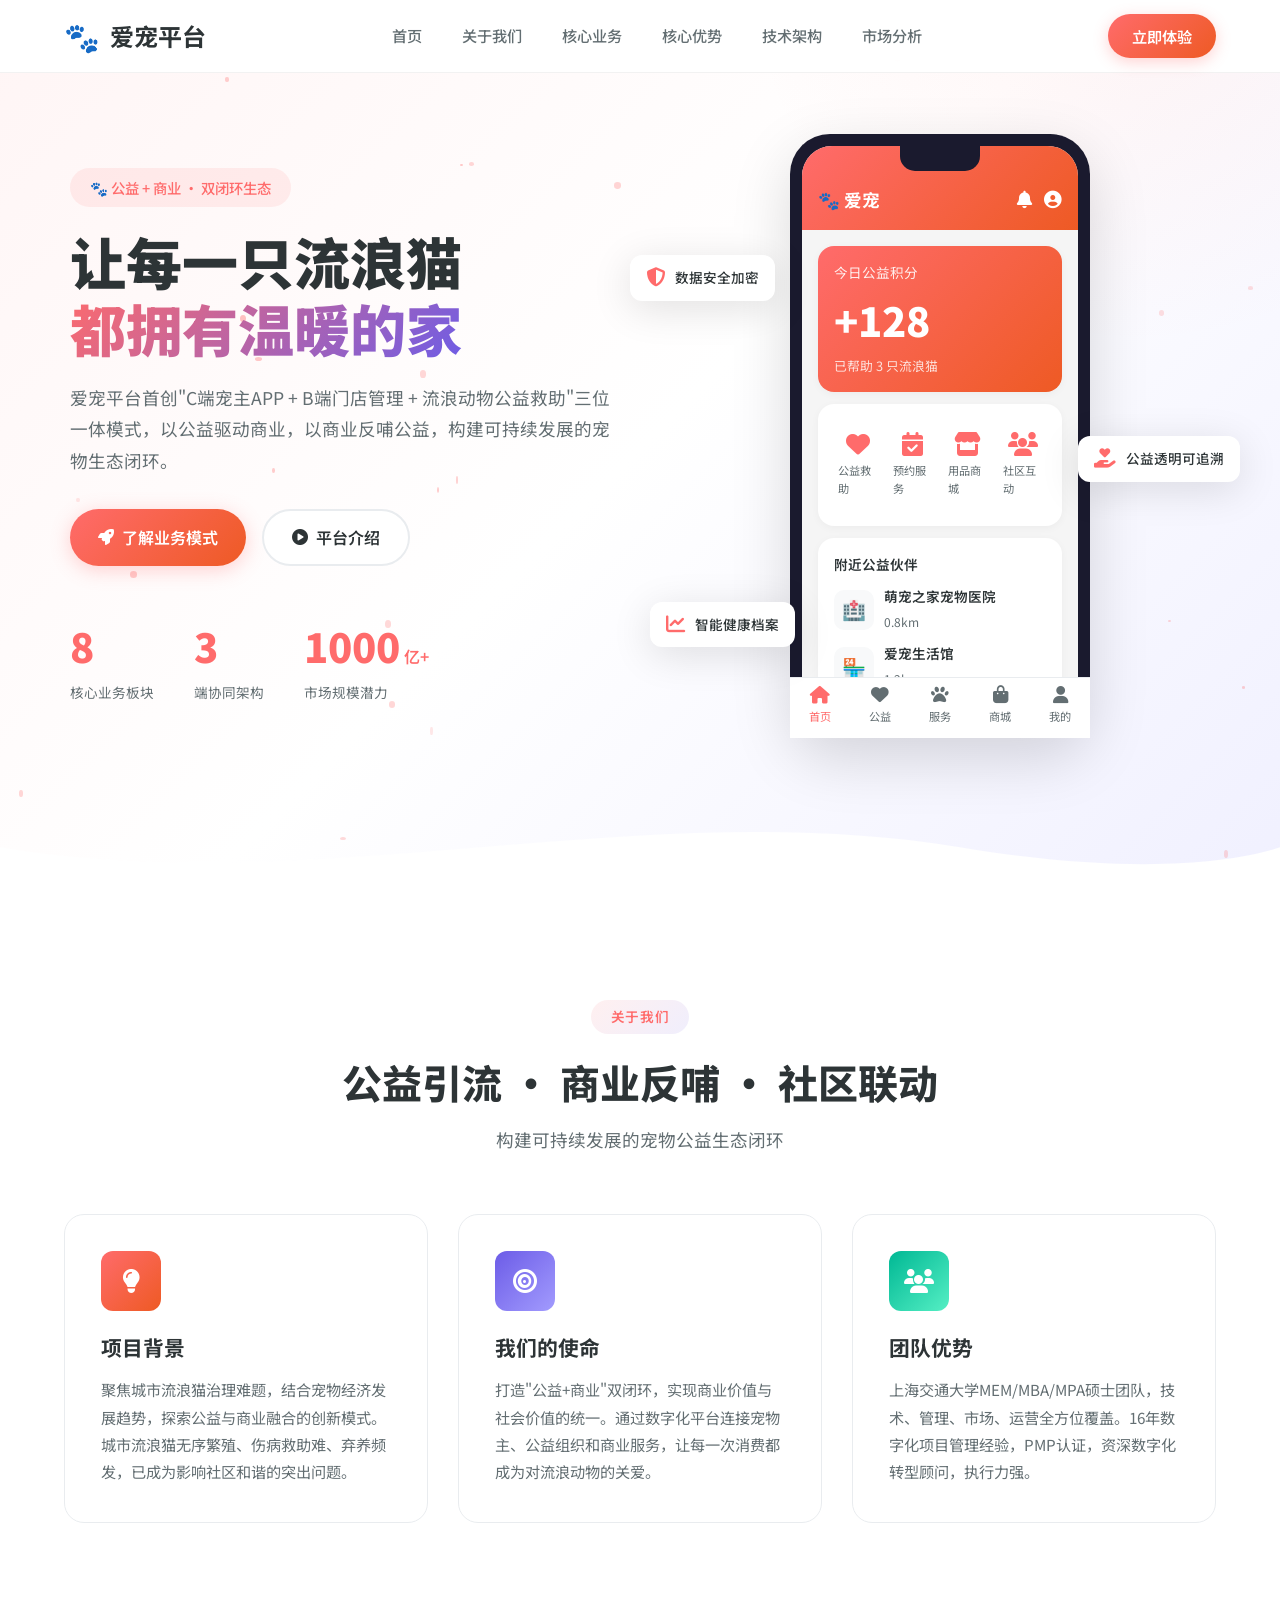
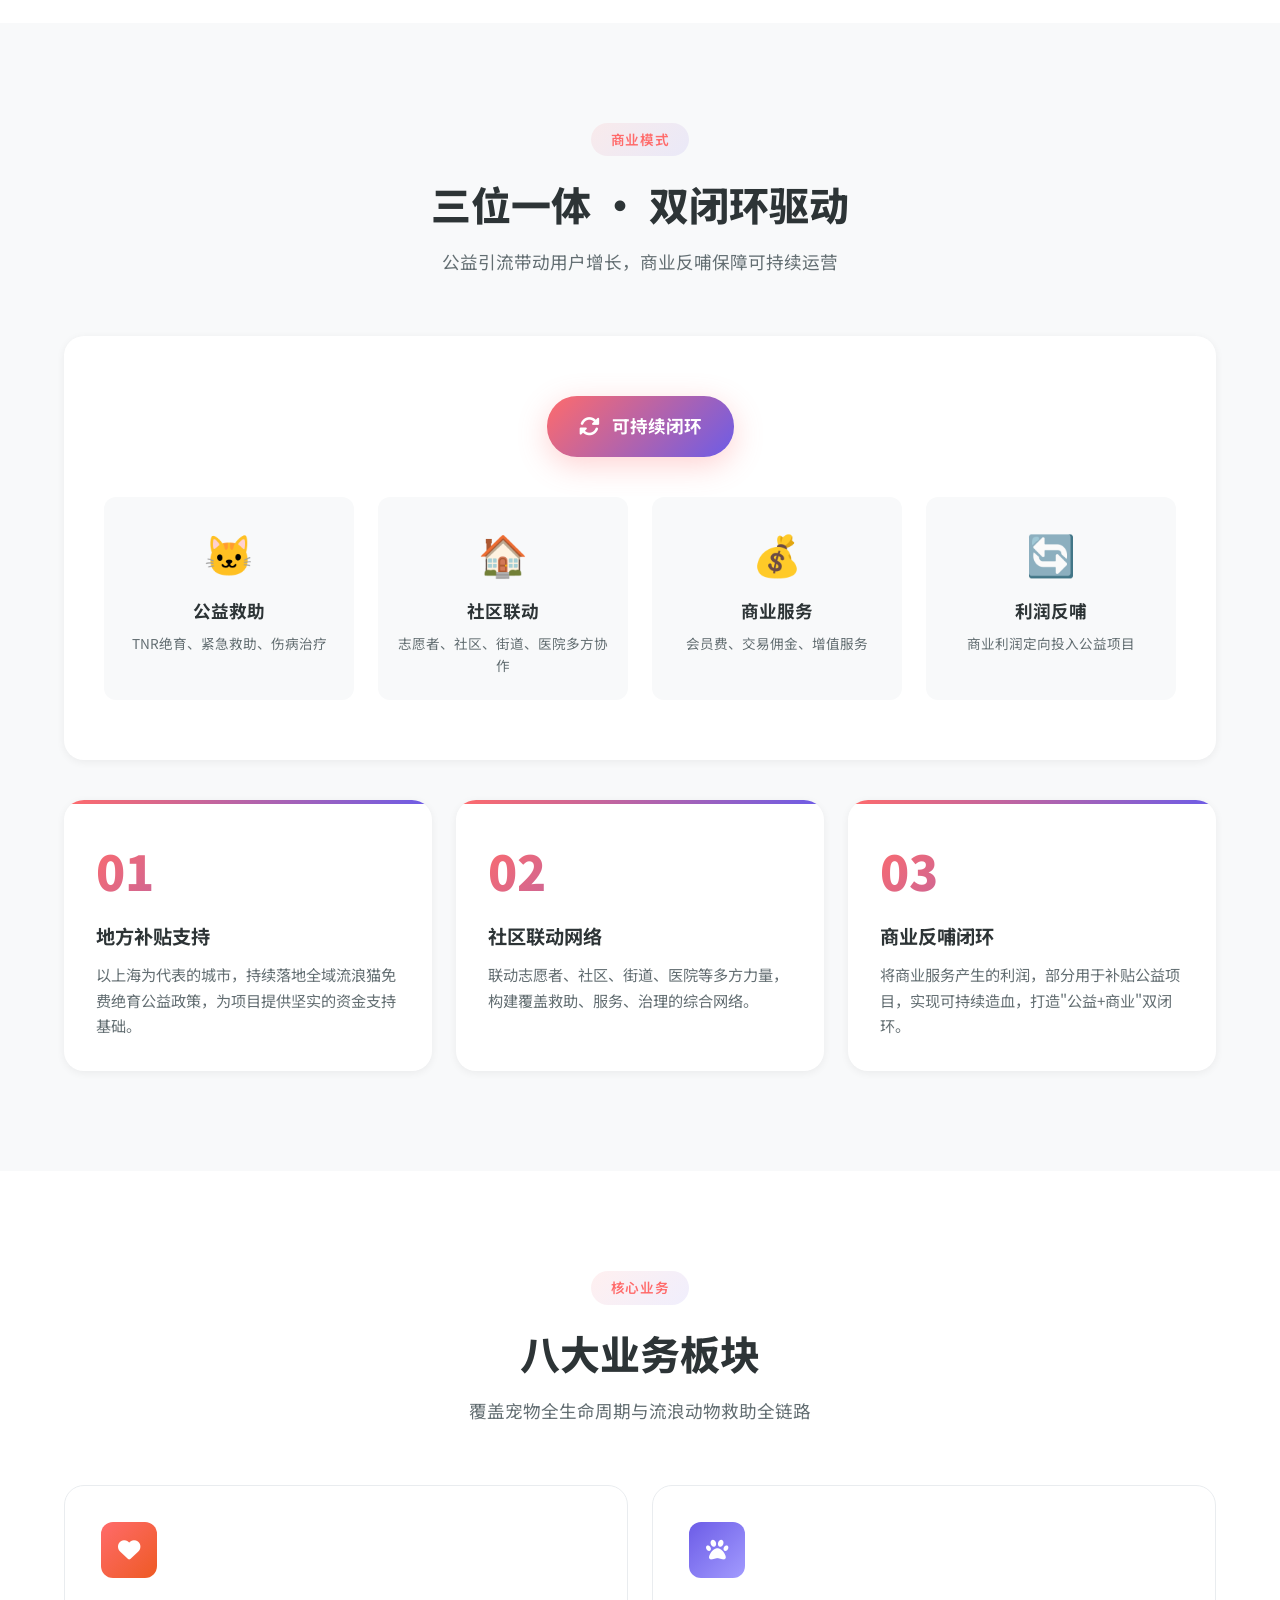
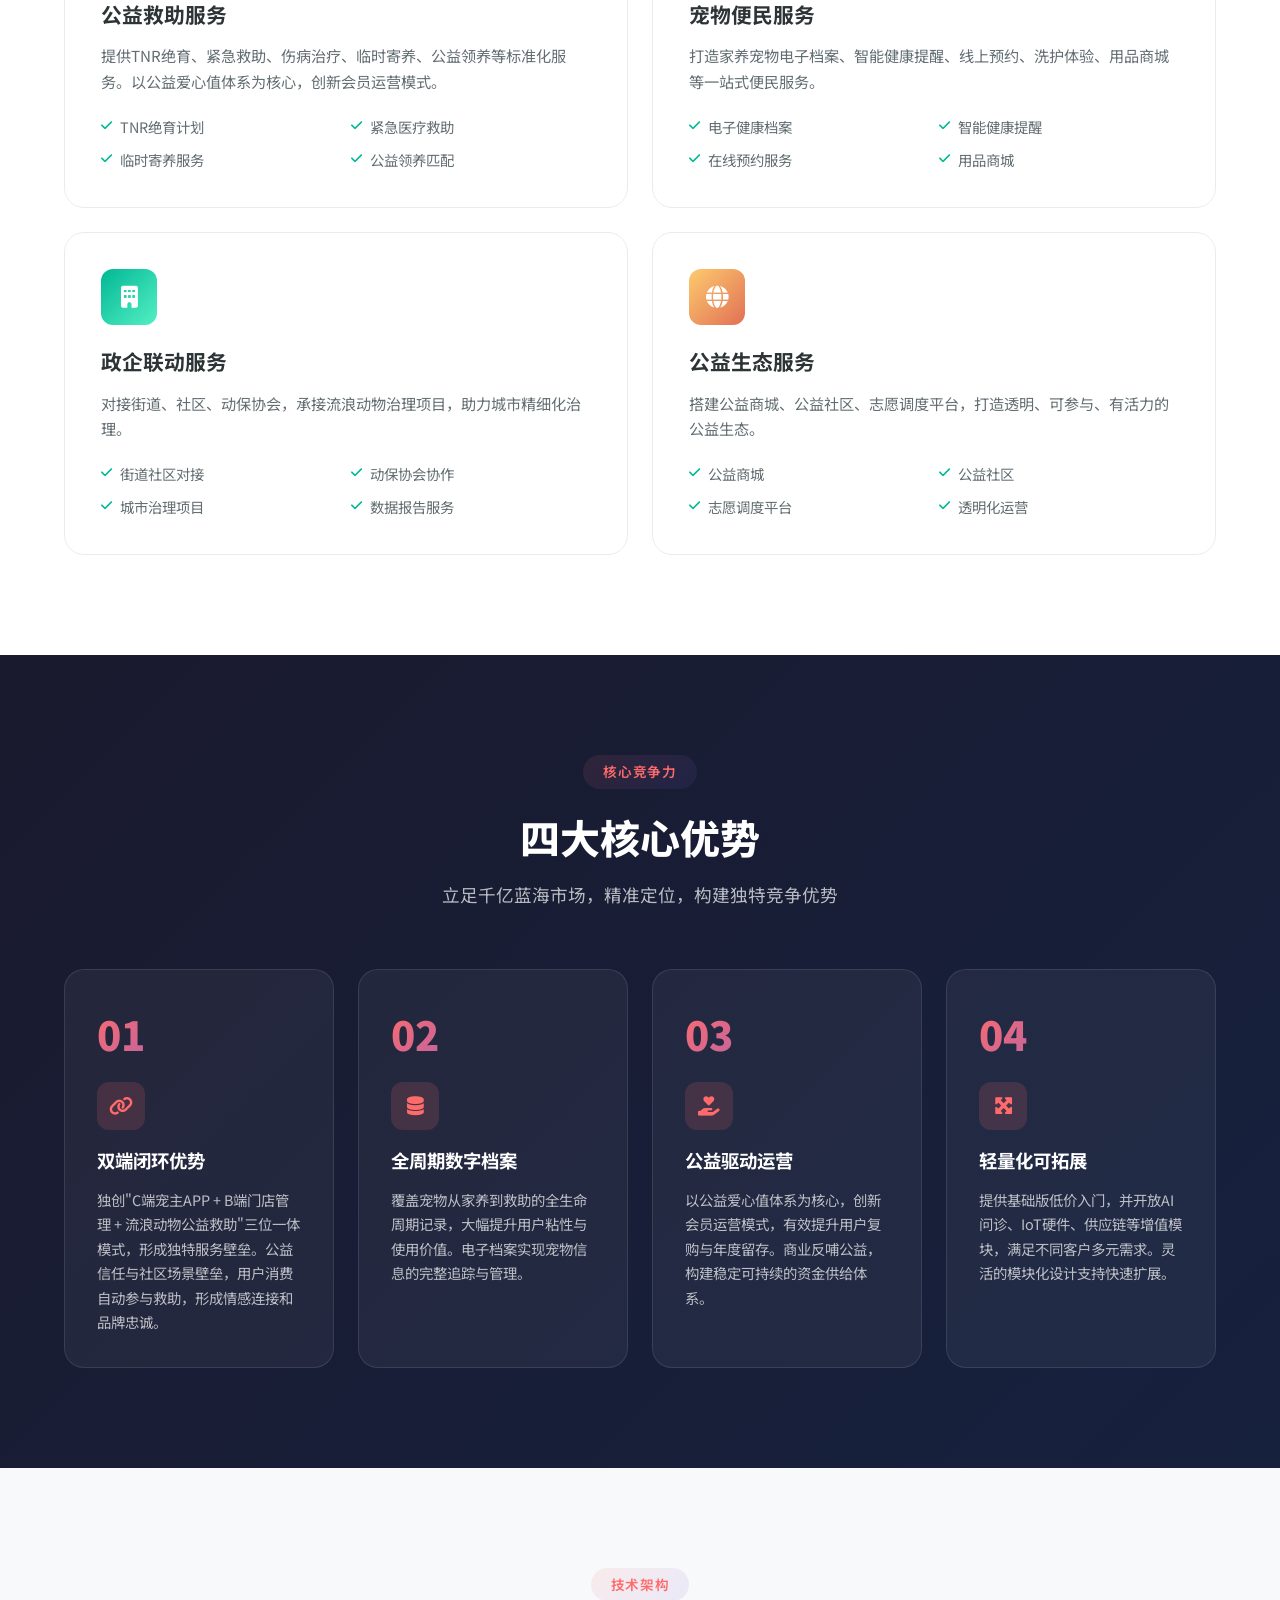
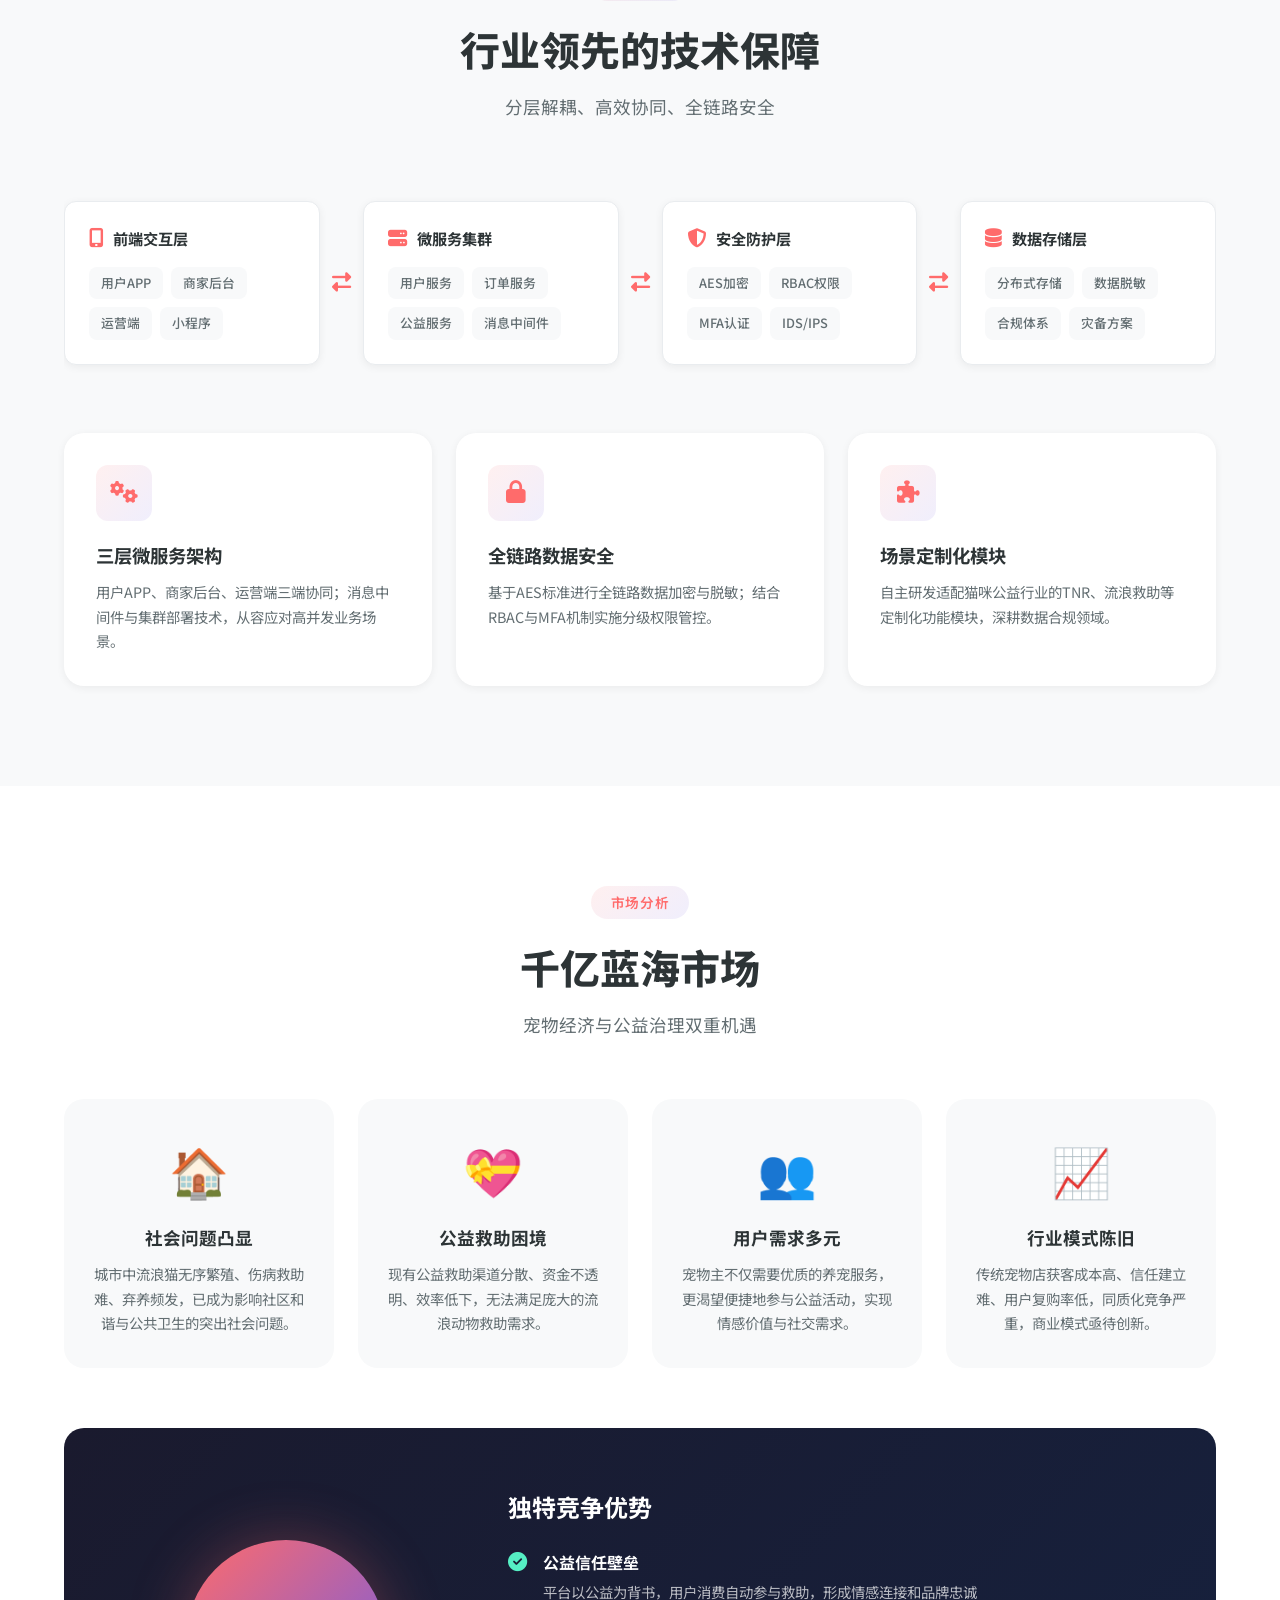
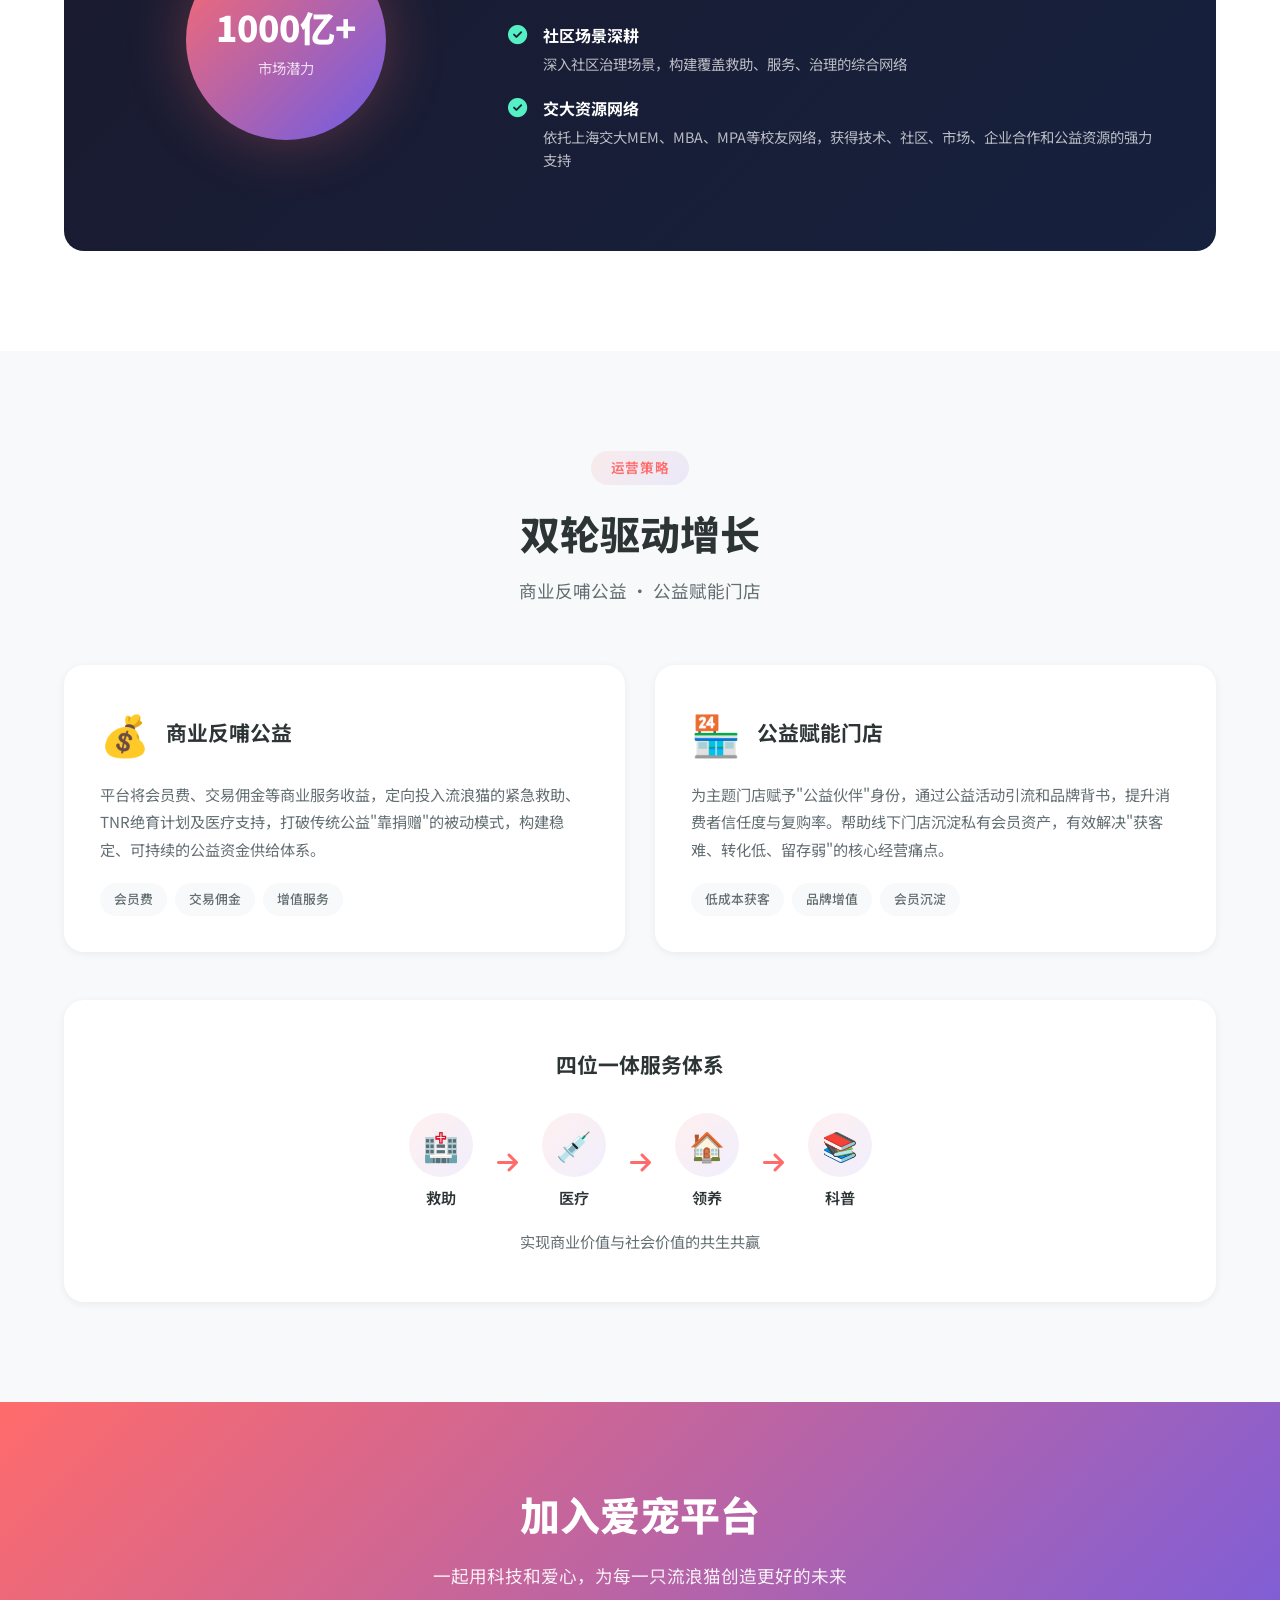
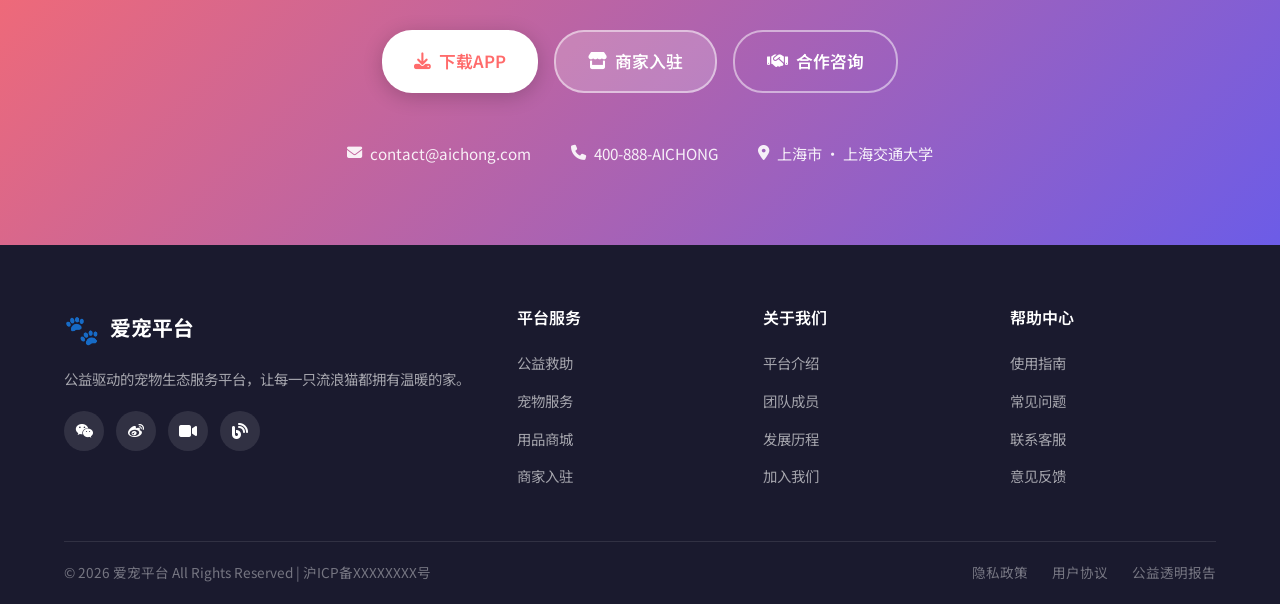
<file: index.html>
<!DOCTYPE html>
<html lang="zh-CN">
<head>
    <meta charset="UTF-8">
    <meta name="viewport" content="width=device-width, initial-scale=1.0">
    <title>爱宠平台 - 公益驱动的宠物生态服务平台</title>
    <link rel="stylesheet" href="styles.css">
    <link href="https://fonts.googleapis.com/css2?family=Noto+Sans+SC:wght@300;400;500;700;900&display=swap" rel="stylesheet">
    <link rel="stylesheet" href="https://cdnjs.cloudflare.com/ajax/libs/font-awesome/6.4.0/css/all.min.css">
</head>
<body>
    <!-- 导航栏 -->
    <nav class="navbar" id="navbar">
        <div class="container nav-container">
            <a href="#" class="logo">
                <span class="logo-icon">🐾</span>
                <span class="logo-text">爱宠平台</span>
            </a>
            <ul class="nav-links" id="navLinks">
                <li><a href="#hero">首页</a></li>
                <li><a href="#about">关于我们</a></li>
                <li><a href="#features">核心业务</a></li>
                <li><a href="#advantages">核心优势</a></li>
                <li><a href="#tech">技术架构</a></li>
                <li><a href="#market">市场分析</a></li>

            </ul>
            <a href="#contact" class="nav-cta">立即体验</a>
            <button class="hamburger" id="hamburger" aria-label="菜单">
                <span></span><span></span><span></span>
            </button>
        </div>
    </nav>

    <!-- 英雄区域 -->
    <section class="hero" id="hero">
        <div class="hero-bg">
            <div class="hero-gradient"></div>
            <div class="hero-particles" id="particles"></div>
        </div>
        <div class="container hero-content">
            <div class="hero-text">
                <span class="hero-badge">🐾 公益 + 商业 · 双闭环生态</span>
                <h1>让每一只流浪猫<br><span class="gradient-text">都拥有温暖的家</span></h1>
                <p class="hero-subtitle">爱宠平台首创"C端宠主APP + B端门店管理 + 流浪动物公益救助"三位一体模式，以公益驱动商业，以商业反哺公益，构建可持续发展的宠物生态闭环。</p>
                <div class="hero-actions">
                    <a href="#features" class="btn btn-primary">
                        <i class="fas fa-rocket"></i> 了解业务模式
                    </a>
                    <a href="#about" class="btn btn-secondary">
                        <i class="fas fa-play-circle"></i> 平台介绍
                    </a>
                </div>
                <div class="hero-stats">
                    <div class="stat-item">
                        <span class="stat-number" data-target="8">0</span>
                        <span class="stat-label">核心业务板块</span>
                    </div>
                    <div class="stat-item">
                        <span class="stat-number" data-target="3">0</span>
                        <span class="stat-label">端协同架构</span>
                    </div>
                    <div class="stat-item">
                        <span class="stat-number" data-target="1000">0</span>
                        <span class="stat-unit">亿+</span>
                        <span class="stat-label">市场规模潜力</span>
                    </div>
                </div>
            </div>
            <div class="hero-visual">
                <div class="phone-mockup">
                    <div class="phone-screen">
                        <div class="app-header">
                            <div class="app-logo-small">🐾 爱宠</div>
                            <div class="app-icons">
                                <i class="fas fa-bell"></i>
                                <i class="fas fa-user-circle"></i>
                            </div>
                        </div>
                        <div class="app-content">
                            <div class="app-card welcome-card">
                                <h3>今日公益积分</h3>
                                <div class="points">+128</div>
                                <p>已帮助 3 只流浪猫</p>
                            </div>
                            <div class="app-card">
                                <div class="service-grid">
                                    <div class="service-item">
                                        <i class="fas fa-heart"></i>
                                        <span>公益救助</span>
                                    </div>
                                    <div class="service-item">
                                        <i class="fas fa-calendar-check"></i>
                                        <span>预约服务</span>
                                    </div>
                                    <div class="service-item">
                                        <i class="fas fa-store"></i>
                                        <span>用品商城</span>
                                    </div>
                                    <div class="service-item">
                                        <i class="fas fa-users"></i>
                                        <span>社区互动</span>
                                    </div>
                                </div>
                            </div>
                            <div class="app-card">
                                <h4>附近公益伙伴</h4>
                                <div class="store-list">
                                    <div class="store-item">
                                        <div class="store-avatar">🏥</div>
                                        <div class="store-info">
                                            <span class="store-name">萌宠之家宠物医院</span>
                                            <span class="store-distance">0.8km</span>
                                        </div>
                                    </div>
                                    <div class="store-item">
                                        <div class="store-avatar">🏪</div>
                                        <div class="store-info">
                                            <span class="store-name">爱宠生活馆</span>
                                            <span class="store-distance">1.2km</span>
                                        </div>
                                    </div>
                                </div>
                            </div>
                        </div>
                        <div class="app-tabbar">
                            <div class="tab active"><i class="fas fa-home"></i><span>首页</span></div>
                            <div class="tab"><i class="fas fa-heart"></i><span>公益</span></div>
                            <div class="tab"><i class="fas fa-paw"></i><span>服务</span></div>
                            <div class="tab"><i class="fas fa-shopping-bag"></i><span>商城</span></div>
                            <div class="tab"><i class="fas fa-user"></i><span>我的</span></div>
                        </div>
                    </div>
                </div>
                <div class="floating-card card-1">
                    <i class="fas fa-shield-alt"></i>
                    <span>数据安全加密</span>
                </div>
                <div class="floating-card card-2">
                    <i class="fas fa-hand-holding-heart"></i>
                    <span>公益透明可追溯</span>
                </div>
                <div class="floating-card card-3">
                    <i class="fas fa-chart-line"></i>
                    <span>智能健康档案</span>
                </div>
            </div>
        </div>
        <div class="hero-wave">
            <svg viewBox="0 0 1440 120" preserveAspectRatio="none">
                <path d="M0,60 C360,120 720,0 1080,60 C1260,90 1380,80 1440,60 L1440,120 L0,120 Z" fill="#ffffff"/>
            </svg>
        </div>
    </section>

    <!-- 关于我们 -->
    <section class="about" id="about">
        <div class="container">
            <div class="section-header">
                <span class="section-tag">关于我们</span>
                <h2>公益引流 · 商业反哺 · 社区联动</h2>
                <p>构建可持续发展的宠物公益生态闭环</p>
            </div>
            <div class="about-grid">
                <div class="about-card">
                    <div class="about-icon" style="background: linear-gradient(135deg, #ff6b6b, #ee5a24);">
                        <i class="fas fa-lightbulb"></i>
                    </div>
                    <h3>项目背景</h3>
                    <p>聚焦城市流浪猫治理难题，结合宠物经济发展趋势，探索公益与商业融合的创新模式。城市流浪猫无序繁殖、伤病救助难、弃养频发，已成为影响社区和谐的突出问题。</p>
                </div>
                <div class="about-card">
                    <div class="about-icon" style="background: linear-gradient(135deg, #6c5ce7, #a29bfe);">
                        <i class="fas fa-bullseye"></i>
                    </div>
                    <h3>我们的使命</h3>
                    <p>打造"公益+商业"双闭环，实现商业价值与社会价值的统一。通过数字化平台连接宠物主、公益组织和商业服务，让每一次消费都成为对流浪动物的关爱。</p>
                </div>
                <div class="about-card">
                    <div class="about-icon" style="background: linear-gradient(135deg, #00b894, #55efc4);">
                        <i class="fas fa-users"></i>
                    </div>
                    <h3>团队优势</h3>
                    <p>上海交通大学MEM/MBA/MPA硕士团队，技术、管理、市场、运营全方位覆盖。16年数字化项目管理经验，PMP认证，资深数字化转型顾问，执行力强。</p>
                </div>
            </div>
        </div>
    </section>

    <!-- 商业模式 -->
    <section class="business-model" id="business">
        <div class="container">
            <div class="section-header">
                <span class="section-tag">商业模式</span>
                <h2>三位一体 · 双闭环驱动</h2>
                <p>公益引流带动用户增长，商业反哺保障可持续运营</p>
            </div>
            <div class="model-flow">
                <div class="flow-center">
                    <div class="flow-hub">
                        <i class="fas fa-sync-alt"></i>
                        <span>可持续闭环</span>
                    </div>
                </div>
                <div class="flow-items">
                    <div class="flow-item" style="--delay: 0">
                        <div class="flow-icon">🐱</div>
                        <h4>公益救助</h4>
                        <p>TNR绝育、紧急救助、伤病治疗</p>
                    </div>
                    <div class="flow-item" style="--delay: 1">
                        <div class="flow-icon">🏠</div>
                        <h4>社区联动</h4>
                        <p>志愿者、社区、街道、医院多方协作</p>
                    </div>
                    <div class="flow-item" style="--delay: 2">
                        <div class="flow-icon">💰</div>
                        <h4>商业服务</h4>
                        <p>会员费、交易佣金、增值服务</p>
                    </div>
                    <div class="flow-item" style="--delay: 3">
                        <div class="flow-icon">🔄</div>
                        <h4>利润反哺</h4>
                        <p>商业利润定向投入公益项目</p>
                    </div>
                </div>
            </div>
            <div class="model-highlights">
                <div class="highlight-card">
                    <div class="highlight-num">01</div>
                    <h4>地方补贴支持</h4>
                    <p>以上海为代表的城市，持续落地全域流浪猫免费绝育公益政策，为项目提供坚实的资金支持基础。</p>
                </div>
                <div class="highlight-card">
                    <div class="highlight-num">02</div>
                    <h4>社区联动网络</h4>
                    <p>联动志愿者、社区、街道、医院等多方力量，构建覆盖救助、服务、治理的综合网络。</p>
                </div>
                <div class="highlight-card">
                    <div class="highlight-num">03</div>
                    <h4>商业反哺闭环</h4>
                    <p>将商业服务产生的利润，部分用于补贴公益项目，实现可持续造血，打造"公益+商业"双闭环。</p>
                </div>
            </div>
        </div>
    </section>

    <!-- 核心业务 -->
    <section class="features" id="features">
        <div class="container">
            <div class="section-header">
                <span class="section-tag">核心业务</span>
                <h2>八大业务板块</h2>
                <p>覆盖宠物全生命周期与流浪动物救助全链路</p>
            </div>
            <div class="features-grid">
                <div class="feature-card main-feature">
                    <div class="feature-icon" style="background: linear-gradient(135deg, #ff6b6b, #ee5a24);">
                        <i class="fas fa-heart"></i>
                    </div>
                    <h3>公益救助服务</h3>
                    <p>提供TNR绝育、紧急救助、伤病治疗、临时寄养、公益领养等标准化服务。以公益爱心值体系为核心，创新会员运营模式。</p>
                    <ul class="feature-list">
                        <li><i class="fas fa-check"></i> TNR绝育计划</li>
                        <li><i class="fas fa-check"></i> 紧急医疗救助</li>
                        <li><i class="fas fa-check"></i> 临时寄养服务</li>
                        <li><i class="fas fa-check"></i> 公益领养匹配</li>
                    </ul>
                </div>
                <div class="feature-card main-feature">
                    <div class="feature-icon" style="background: linear-gradient(135deg, #6c5ce7, #a29bfe);">
                        <i class="fas fa-paw"></i>
                    </div>
                    <h3>宠物便民服务</h3>
                    <p>打造家养宠物电子档案、智能健康提醒、线上预约、洗护体验、用品商城等一站式便民服务。</p>
                    <ul class="feature-list">
                        <li><i class="fas fa-check"></i> 电子健康档案</li>
                        <li><i class="fas fa-check"></i> 智能健康提醒</li>
                        <li><i class="fas fa-check"></i> 在线预约服务</li>
                        <li><i class="fas fa-check"></i> 用品商城</li>
                    </ul>
                </div>
                <div class="feature-card main-feature">
                    <div class="feature-icon" style="background: linear-gradient(135deg, #00b894, #55efc4);">
                        <i class="fas fa-building"></i>
                    </div>
                    <h3>政企联动服务</h3>
                    <p>对接街道、社区、动保协会，承接流浪动物治理项目，助力城市精细化治理。</p>
                    <ul class="feature-list">
                        <li><i class="fas fa-check"></i> 街道社区对接</li>
                        <li><i class="fas fa-check"></i> 动保协会协作</li>
                        <li><i class="fas fa-check"></i> 城市治理项目</li>
                        <li><i class="fas fa-check"></i> 数据报告服务</li>
                    </ul>
                </div>
                <div class="feature-card main-feature">
                    <div class="feature-icon" style="background: linear-gradient(135deg, #fdcb6e, #e17055);">
                        <i class="fas fa-globe"></i>
                    </div>
                    <h3>公益生态服务</h3>
                    <p>搭建公益商城、公益社区、志愿调度平台，打造透明、可参与、有活力的公益生态。</p>
                    <ul class="feature-list">
                        <li><i class="fas fa-check"></i> 公益商城</li>
                        <li><i class="fas fa-check"></i> 公益社区</li>
                        <li><i class="fas fa-check"></i> 志愿调度平台</li>
                        <li><i class="fas fa-check"></i> 透明化运营</li>
                    </ul>
                </div>
            </div>
        </div>
    </section>

    <!-- 核心优势 -->
    <section class="advantages" id="advantages">
        <div class="container">
            <div class="section-header">
                <span class="section-tag">核心竞争力</span>
                <h2>四大核心优势</h2>
                <p>立足千亿蓝海市场，精准定位，构建独特竞争优势</p>
            </div>
            <div class="advantages-grid">
                <div class="advantage-card">
                    <div class="advantage-num">01</div>
                    <div class="advantage-icon">
                        <i class="fas fa-link"></i>
                    </div>
                    <h3>双端闭环优势</h3>
                    <p>独创"C端宠主APP + B端门店管理 + 流浪动物公益救助"三位一体模式，形成独特服务壁垒。公益信任与社区场景壁垒，用户消费自动参与救助，形成情感连接和品牌忠诚。</p>
                </div>
                <div class="advantage-card">
                    <div class="advantage-num">02</div>
                    <div class="advantage-icon">
                        <i class="fas fa-database"></i>
                    </div>
                    <h3>全周期数字档案</h3>
                    <p>覆盖宠物从家养到救助的全生命周期记录，大幅提升用户粘性与使用价值。电子档案实现宠物信息的完整追踪与管理。</p>
                </div>
                <div class="advantage-card">
                    <div class="advantage-num">03</div>
                    <div class="advantage-icon">
                        <i class="fas fa-hand-holding-heart"></i>
                    </div>
                    <h3>公益驱动运营</h3>
                    <p>以公益爱心值体系为核心，创新会员运营模式，有效提升用户复购与年度留存。商业反哺公益，构建稳定可持续的资金供给体系。</p>
                </div>
                <div class="advantage-card">
                    <div class="advantage-num">04</div>
                    <div class="advantage-icon">
                        <i class="fas fa-expand-arrows-alt"></i>
                    </div>
                    <h3>轻量化可拓展</h3>
                    <p>提供基础版低价入门，并开放AI问诊、IoT硬件、供应链等增值模块，满足不同客户多元需求。灵活的模块化设计支持快速扩展。</p>
                </div>
            </div>
        </div>
    </section>

    <!-- 技术架构 -->
    <section class="tech" id="tech">
        <div class="container">
            <div class="section-header">
                <span class="section-tag">技术架构</span>
                <h2>行业领先的技术保障</h2>
                <p>分层解耦、高效协同、全链路安全</p>
            </div>
            <div class="tech-arch">
                <div class="arch-layer">
                    <div class="layer-header">
                        <i class="fas fa-mobile-alt"></i>
                        <h4>前端交互层</h4>
                    </div>
                    <div class="layer-items">
                        <span class="layer-tag">用户APP</span>
                        <span class="layer-tag">商家后台</span>
                        <span class="layer-tag">运营端</span>
                        <span class="layer-tag">小程序</span>
                    </div>
                </div>
                <div class="arch-arrow"><i class="fas fa-exchange-alt"></i></div>
                <div class="arch-layer">
                    <div class="layer-header">
                        <i class="fas fa-server"></i>
                        <h4>微服务集群</h4>
                    </div>
                    <div class="layer-items">
                        <span class="layer-tag">用户服务</span>
                        <span class="layer-tag">订单服务</span>
                        <span class="layer-tag">公益服务</span>
                        <span class="layer-tag">消息中间件</span>
                    </div>
                </div>
                <div class="arch-arrow"><i class="fas fa-exchange-alt"></i></div>
                <div class="arch-layer">
                    <div class="layer-header">
                        <i class="fas fa-shield-alt"></i>
                        <h4>安全防护层</h4>
                    </div>
                    <div class="layer-items">
                        <span class="layer-tag">AES加密</span>
                        <span class="layer-tag">RBAC权限</span>
                        <span class="layer-tag">MFA认证</span>
                        <span class="layer-tag">IDS/IPS</span>
                    </div>
                </div>
                <div class="arch-arrow"><i class="fas fa-exchange-alt"></i></div>
                <div class="arch-layer">
                    <div class="layer-header">
                        <i class="fas fa-database"></i>
                        <h4>数据存储层</h4>
                    </div>
                    <div class="layer-items">
                        <span class="layer-tag">分布式存储</span>
                        <span class="layer-tag">数据脱敏</span>
                        <span class="layer-tag">合规体系</span>
                        <span class="layer-tag">灾备方案</span>
                    </div>
                </div>
            </div>
            <div class="tech-features">
                <div class="tech-card">
                    <div class="tech-card-icon"><i class="fas fa-cogs"></i></div>
                    <h4>三层微服务架构</h4>
                    <p>用户APP、商家后台、运营端三端协同；消息中间件与集群部署技术，从容应对高并发业务场景。</p>
                </div>
                <div class="tech-card">
                    <div class="tech-card-icon"><i class="fas fa-lock"></i></div>
                    <h4>全链路数据安全</h4>
                    <p>基于AES标准进行全链路数据加密与脱敏；结合RBAC与MFA机制实施分级权限管控。</p>
                </div>
                <div class="tech-card">
                    <div class="tech-card-icon"><i class="fas fa-puzzle-piece"></i></div>
                    <h4>场景定制化模块</h4>
                    <p>自主研发适配猫咪公益行业的TNR、流浪救助等定制化功能模块，深耕数据合规领域。</p>
                </div>
            </div>
        </div>
    </section>

    <!-- 市场分析 -->
    <section class="market" id="market">
        <div class="container">
            <div class="section-header">
                <span class="section-tag">市场分析</span>
                <h2>千亿蓝海市场</h2>
                <p>宠物经济与公益治理双重机遇</p>
            </div>
            <div class="market-grid">
                <div class="market-card">
                    <div class="market-icon">🏠</div>
                    <h4>社会问题凸显</h4>
                    <p>城市中流浪猫无序繁殖、伤病救助难、弃养频发，已成为影响社区和谐与公共卫生的突出社会问题。</p>
                </div>
                <div class="market-card">
                    <div class="market-icon">💝</div>
                    <h4>公益救助困境</h4>
                    <p>现有公益救助渠道分散、资金不透明、效率低下，无法满足庞大的流浪动物救助需求。</p>
                </div>
                <div class="market-card">
                    <div class="market-icon">👥</div>
                    <h4>用户需求多元</h4>
                    <p>宠物主不仅需要优质的养宠服务，更渴望便捷地参与公益活动，实现情感价值与社交需求。</p>
                </div>
                <div class="market-card">
                    <div class="market-icon">📈</div>
                    <h4>行业模式陈旧</h4>
                    <p>传统宠物店获客成本高、信任建立难、用户复购率低，同质化竞争严重，商业模式亟待创新。</p>
                </div>
            </div>
            <div class="market-opportunity">
                <div class="opportunity-visual">
                    <div class="opp-circle">
                        <div class="opp-inner">
                            <span class="opp-number">1000亿+</span>
                            <span class="opp-label">市场潜力</span>
                        </div>
                    </div>
                </div>
                <div class="opportunity-content">
                    <h3>独特竞争优势</h3>
                    <div class="opp-item">
                        <i class="fas fa-check-circle"></i>
                        <div>
                            <strong>公益信任壁垒</strong>
                            <p>平台以公益为背书，用户消费自动参与救助，形成情感连接和品牌忠诚</p>
                        </div>
                    </div>
                    <div class="opp-item">
                        <i class="fas fa-check-circle"></i>
                        <div>
                            <strong>社区场景深耕</strong>
                            <p>深入社区治理场景，构建覆盖救助、服务、治理的综合网络</p>
                        </div>
                    </div>
                    <div class="opp-item">
                        <i class="fas fa-check-circle"></i>
                        <div>
                            <strong>交大资源网络</strong>
                            <p>依托上海交大MEM、MBA、MPA等校友网络，获得技术、社区、市场、企业合作和公益资源的强力支持</p>
                        </div>
                    </div>
                </div>
            </div>
        </div>
    </section>

    <!-- 运营策略 -->
    <section class="strategy" id="strategy">
        <div class="container">
            <div class="section-header">
                <span class="section-tag">运营策略</span>
                <h2>双轮驱动增长</h2>
                <p>商业反哺公益 · 公益赋能门店</p>
            </div>
            <div class="strategy-grid">
                <div class="strategy-card">
                    <div class="strategy-header">
                        <div class="strategy-icon">💰</div>
                        <h3>商业反哺公益</h3>
                    </div>
                    <p>平台将会员费、交易佣金等商业服务收益，定向投入流浪猫的紧急救助、TNR绝育计划及医疗支持，打破传统公益"靠捐赠"的被动模式，构建稳定、可持续的公益资金供给体系。</p>
                    <div class="strategy-tags">
                        <span>会员费</span>
                        <span>交易佣金</span>
                        <span>增值服务</span>
                    </div>
                </div>
                <div class="strategy-card">
                    <div class="strategy-header">
                        <div class="strategy-icon">🏪</div>
                        <h3>公益赋能门店</h3>
                    </div>
                    <p>为主题门店赋予"公益伙伴"身份，通过公益活动引流和品牌背书，提升消费者信任度与复购率。帮助线下门店沉淀私有会员资产，有效解决"获客难、转化低、留存弱"的核心经营痛点。</p>
                    <div class="strategy-tags">
                        <span>低成本获客</span>
                        <span>品牌增值</span>
                        <span>会员沉淀</span>
                    </div>
                </div>
            </div>
            <div class="service-cycle">
                <h3>四位一体服务体系</h3>
                <div class="cycle-items">
                    <div class="cycle-item">
                        <div class="cycle-icon">🏥</div>
                        <span>救助</span>
                    </div>
                    <div class="cycle-arrow"><i class="fas fa-arrow-right"></i></div>
                    <div class="cycle-item">
                        <div class="cycle-icon">💉</div>
                        <span>医疗</span>
                    </div>
                    <div class="cycle-arrow"><i class="fas fa-arrow-right"></i></div>
                    <div class="cycle-item">
                        <div class="cycle-icon">🏠</div>
                        <span>领养</span>
                    </div>
                    <div class="cycle-arrow"><i class="fas fa-arrow-right"></i></div>
                    <div class="cycle-item">
                        <div class="cycle-icon">📚</div>
                        <span>科普</span>
                    </div>
                </div>
                <p class="cycle-desc">实现商业价值与社会价值的共生共赢</p>
            </div>
        </div>
    </section>

    <!-- CTA区域 -->
    <section class="cta" id="contact">
        <div class="container">
            <div class="cta-content">
                <h2>加入爱宠平台</h2>
                <p>一起用科技和爱心，为每一只流浪猫创造更好的未来</p>
                <div class="cta-actions">
                    <a href="#" class="btn btn-primary btn-large">
                        <i class="fas fa-download"></i> 下载APP
                    </a>
                    <a href="#" class="btn btn-secondary btn-large">
                        <i class="fas fa-store"></i> 商家入驻
                    </a>
                    <a href="#" class="btn btn-outline btn-large">
                        <i class="fas fa-handshake"></i> 合作咨询
                    </a>
                </div>
                <div class="cta-contact">
                    <div class="contact-item">
                        <i class="fas fa-envelope"></i>
                        <span>contact@aichong.com</span>
                    </div>
                    <div class="contact-item">
                        <i class="fas fa-phone"></i>
                        <span>400-888-AICHONG</span>
                    </div>
                    <div class="contact-item">
                        <i class="fas fa-map-marker-alt"></i>
                        <span>上海市 · 上海交通大学</span>
                    </div>
                </div>
            </div>
        </div>
    </section>

    <!-- 页脚 -->
    <footer class="footer">
        <div class="container">
            <div class="footer-grid">
                <div class="footer-brand">
                    <div class="footer-logo">
                        <span class="logo-icon">🐾</span>
                        <span class="logo-text">爱宠平台</span>
                    </div>
                    <p>公益驱动的宠物生态服务平台，让每一只流浪猫都拥有温暖的家。</p>
                    <div class="social-links">
                        <a href="#"><i class="fab fa-weixin"></i></a>
                        <a href="#"><i class="fab fa-weibo"></i></a>
                        <a href="#"><i class="fas fa-video"></i></a>
                        <a href="#"><i class="fas fa-blog"></i></a>
                    </div>
                </div>
                <div class="footer-links">
                    <h4>平台服务</h4>
                    <ul>
                        <li><a href="#">公益救助</a></li>
                        <li><a href="#">宠物服务</a></li>
                        <li><a href="#">用品商城</a></li>
                        <li><a href="#">商家入驻</a></li>
                    </ul>
                </div>
                <div class="footer-links">
                    <h4>关于我们</h4>
                    <ul>
                        <li><a href="#">平台介绍</a></li>
                        <li><a href="#">团队成员</a></li>
                        <li><a href="#">发展历程</a></li>
                        <li><a href="#">加入我们</a></li>
                    </ul>
                </div>
                <div class="footer-links">
                    <h4>帮助中心</h4>
                    <ul>
                        <li><a href="#">使用指南</a></li>
                        <li><a href="#">常见问题</a></li>
                        <li><a href="#">联系客服</a></li>
                        <li><a href="#">意见反馈</a></li>
                    </ul>
                </div>
            </div>
            <div class="footer-bottom">
                <p>© 2026 爱宠平台 All Rights Reserved | 沪ICP备XXXXXXXX号</p>
                <div class="footer-bottom-links">
                    <a href="#">隐私政策</a>
                    <a href="#">用户协议</a>
                    <a href="#">公益透明报告</a>
                </div>
            </div>
        </div>
    </footer>

    <script src="script.js"></script>
</body>
</html>
</file>
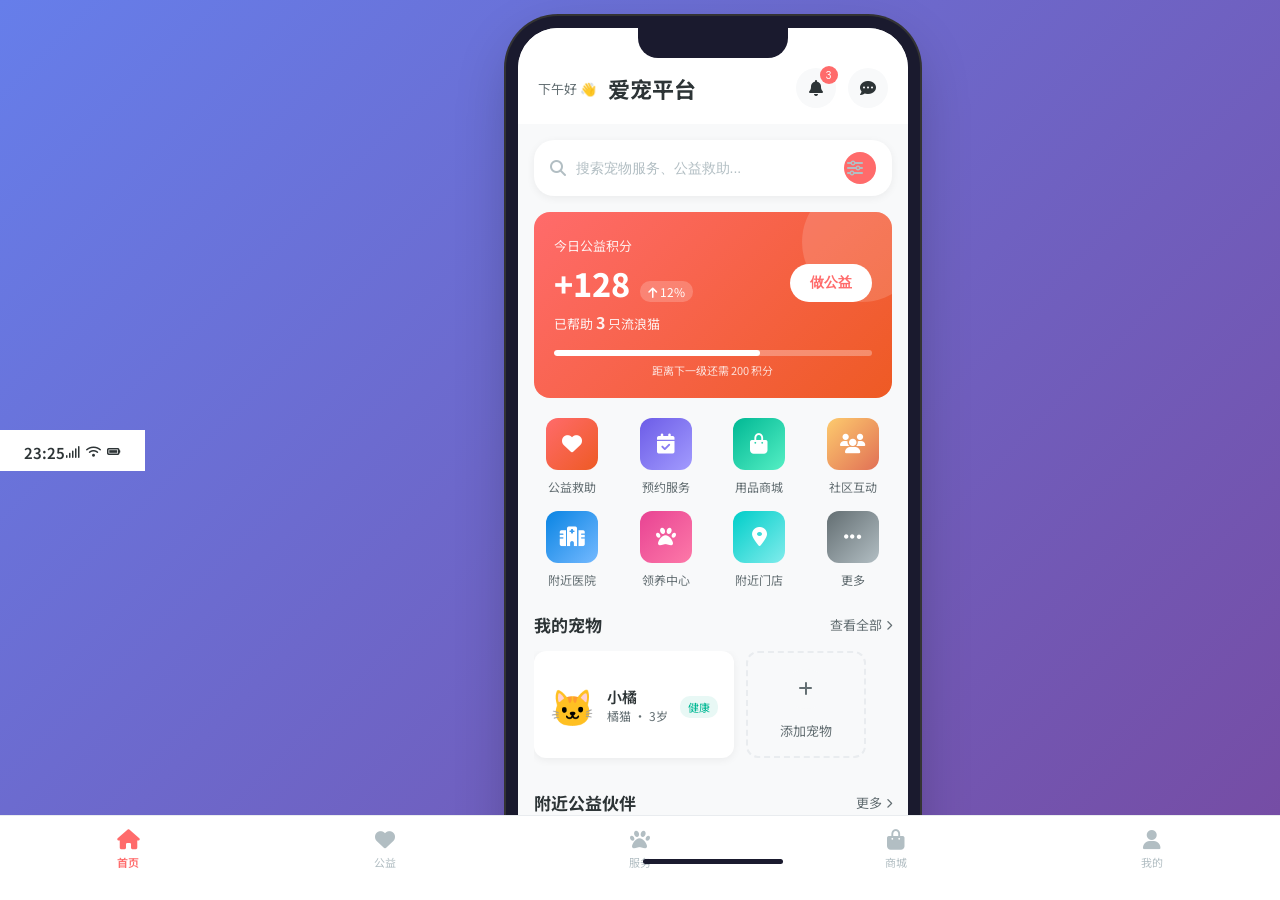
<file: mobile.html>
<!DOCTYPE html>
<html lang="zh-CN">
<head>
    <meta charset="UTF-8">
    <meta name="viewport" content="width=device-width, initial-scale=1.0, maximum-scale=1.0, user-scalable=no, viewport-fit=cover">
    <meta name="apple-mobile-web-app-capable" content="yes">
    <meta name="apple-mobile-web-app-status-bar-style" content="black-translucent">
    <title>爱宠平台 - 移动端</title>
    <link rel="stylesheet" href="mobile.css">
    <link href="https://fonts.googleapis.com/css2?family=Noto+Sans+SC:wght@300;400;500;700;900&display=swap" rel="stylesheet">
    <link rel="stylesheet" href="https://cdnjs.cloudflare.com/ajax/libs/font-awesome/6.4.0/css/all.min.css">
</head>
<body>
    <!-- 状态栏模拟 -->
    <div class="status-bar">
        <span class="time">9:41</span>
        <div class="status-icons">
            <i class="fas fa-signal"></i>
            <i class="fas fa-wifi"></i>
            <i class="fas fa-battery-full"></i>
        </div>
    </div>

    <!-- 主要内容区域 -->
    <main class="app-container" id="appContainer">
        <!-- 页面：首页 -->
        <section class="page active" id="page-home">
            <header class="app-header">
                <div class="header-left">
                    <span class="greeting">下午好 👋</span>
                    <h2>爱宠平台</h2>
                </div>
                <div class="header-right">
                    <button class="icon-btn"><i class="fas fa-bell"></i><span class="badge">3</span></button>
                    <button class="icon-btn"><i class="fas fa-comment-dots"></i></button>
                </div>
            </header>

            <div class="scroll-content">
                <!-- 搜索栏 -->
                <div class="search-bar">
                    <i class="fas fa-search"></i>
                    <input type="text" placeholder="搜索宠物服务、公益救助...">
                    <button class="filter-btn"><i class="fas fa-sliders-h"></i></button>
                </div>

                <!-- 公益积分卡片 -->
                <div class="points-card">
                    <div class="points-bg"></div>
                    <div class="points-content">
                        <div class="points-info">
                            <span class="points-label">今日公益积分</span>
                            <div class="points-value">
                                <span class="points-number">+128</span>
                                <span class="points-trend"><i class="fas fa-arrow-up"></i> 12%</span>
                            </div>
                            <p class="points-desc">已帮助 <strong>3</strong> 只流浪猫</p>
                        </div>
                        <div class="points-action">
                            <button class="btn-earn">做公益</button>
                        </div>
                    </div>
                    <div class="points-progress">
                        <div class="progress-bar">
                            <div class="progress-fill" style="width: 65%"></div>
                        </div>
                        <span class="progress-text">距离下一级还需 200 积分</span>
                    </div>
                </div>

                <!-- 快捷功能 -->
                <div class="quick-actions">
                    <div class="action-item" onclick="switchTab('welfare')">
                        <div class="action-icon" style="background: linear-gradient(135deg, #ff6b6b, #ee5a24);">
                            <i class="fas fa-heart"></i>
                        </div>
                        <span>公益救助</span>
                    </div>
                    <div class="action-item" onclick="switchTab('service')">
                        <div class="action-icon" style="background: linear-gradient(135deg, #6c5ce7, #a29bfe);">
                            <i class="fas fa-calendar-check"></i>
                        </div>
                        <span>预约服务</span>
                    </div>
                    <div class="action-item" onclick="switchTab('mall')">
                        <div class="action-icon" style="background: linear-gradient(135deg, #00b894, #55efc4);">
                            <i class="fas fa-shopping-bag"></i>
                        </div>
                        <span>用品商城</span>
                    </div>
                    <div class="action-item" onclick="switchTab('community')">
                        <div class="action-icon" style="background: linear-gradient(135deg, #fdcb6e, #e17055);">
                            <i class="fas fa-users"></i>
                        </div>
                        <span>社区互动</span>
                    </div>
                    <div class="action-item">
                        <div class="action-icon" style="background: linear-gradient(135deg, #0984e3, #74b9ff);">
                            <i class="fas fa-hospital"></i>
                        </div>
                        <span>附近医院</span>
                    </div>
                    <div class="action-item">
                        <div class="action-icon" style="background: linear-gradient(135deg, #e84393, #fd79a8);">
                            <i class="fas fa-paw"></i>
                        </div>
                        <span>领养中心</span>
                    </div>
                    <div class="action-item">
                        <div class="action-icon" style="background: linear-gradient(135deg, #00cec9, #81ecec);">
                            <i class="fas fa-map-marker-alt"></i>
                        </div>
                        <span>附近门店</span>
                    </div>
                    <div class="action-item">
                        <div class="action-icon" style="background: linear-gradient(135deg, #636e72, #b2bec3);">
                            <i class="fas fa-ellipsis-h"></i>
                        </div>
                        <span>更多</span>
                    </div>
                </div>

                <!-- 我的宠物 -->
                <div class="section">
                    <div class="section-header">
                        <h3>我的宠物</h3>
                        <a href="#" class="see-all">查看全部 <i class="fas fa-chevron-right"></i></a>
                    </div>
                    <div class="pet-cards">
                        <div class="pet-card">
                            <div class="pet-avatar">🐱</div>
                            <div class="pet-info">
                                <h4>小橘</h4>
                                <p>橘猫 · 3岁</p>
                            </div>
                            <div class="pet-health">
                                <span class="health-tag good">健康</span>
                            </div>
                        </div>
                        <div class="pet-card add-pet">
                            <div class="add-icon"><i class="fas fa-plus"></i></div>
                            <span>添加宠物</span>
                        </div>
                    </div>
                </div>

                <!-- 附近公益伙伴 -->
                <div class="section">
                    <div class="section-header">
                        <h3>附近公益伙伴</h3>
                        <a href="#" class="see-all">更多 <i class="fas fa-chevron-right"></i></a>
                    </div>
                    <div class="store-cards">
                        <div class="store-card">
                            <div class="store-image">
                                <div class="store-emoji">🏥</div>
                                <span class="store-badge">公益伙伴</span>
                            </div>
                            <div class="store-info">
                                <h4>萌宠之家宠物医院</h4>
                                <div class="store-meta">
                                    <span><i class="fas fa-star"></i> 4.8</span>
                                    <span><i class="fas fa-map-marker-alt"></i> 0.8km</span>
                                </div>
                                <div class="store-tags">
                                    <span>绝育手术</span>
                                    <span>疫苗接种</span>
                                </div>
                            </div>
                        </div>
                        <div class="store-card">
                            <div class="store-image">
                                <div class="store-emoji">🏪</div>
                                <span class="store-badge">公益伙伴</span>
                            </div>
                            <div class="store-info">
                                <h4>爱宠生活馆</h4>
                                <div class="store-meta">
                                    <span><i class="fas fa-star"></i> 4.6</span>
                                    <span><i class="fas fa-map-marker-alt"></i> 1.2km</span>
                                </div>
                                <div class="store-tags">
                                    <span>宠物洗护</span>
                                    <span>用品销售</span>
                                </div>
                            </div>
                        </div>
                    </div>
                </div>

                <!-- 公益动态 -->
                <div class="section">
                    <div class="section-header">
                        <h3>公益动态</h3>
                        <a href="#" class="see-all">更多 <i class="fas fa-chevron-right"></i></a>
                    </div>
                    <div class="news-feed">
                        <div class="news-item">
                            <div class="news-image">🐱</div>
                            <div class="news-content">
                                <h4>流浪猫"小花"成功完成TNR手术</h4>
                                <p>在志愿者的帮助下，小花已完成绝育手术，目前恢复良好...</p>
                                <div class="news-meta">
                                    <span><i class="fas fa-heart"></i> 128</span>
                                    <span><i class="fas fa-comment"></i> 23</span>
                                    <span>2小时前</span>
                                </div>
                            </div>
                        </div>
                        <div class="news-item">
                            <div class="news-image">🏥</div>
                            <div class="news-content">
                                <h4>社区公益领养日活动预告</h4>
                                <p>本周六将在社区广场举办公益领养日，欢迎前来参与...</p>
                                <div class="news-meta">
                                    <span><i class="fas fa-heart"></i> 256</span>
                                    <span><i class="fas fa-comment"></i> 45</span>
                                    <span>5小时前</span>
                                </div>
                            </div>
                        </div>
                    </div>
                </div>

                <div class="bottom-spacer"></div>
            </div>
        </section>

        <!-- 页面：公益救助 -->
        <section class="page" id="page-welfare">
            <header class="app-header">
                <div class="header-left">
                    <button class="back-btn" onclick="switchTab('home')"><i class="fas fa-arrow-left"></i></button>
                    <h2>公益救助</h2>
                </div>
                <div class="header-right">
                    <button class="icon-btn"><i class="fas fa-history"></i></button>
                </div>
            </header>
            <div class="scroll-content">
                <div class="welfare-banner">
                    <div class="banner-content">
                        <h3>流浪猫救助计划</h3>
                        <p>已救助 <strong>1,234</strong> 只流浪猫</p>
                        <button class="btn-primary">立即参与</button>
                    </div>
                </div>

                <div class="welfare-stats">
                    <div class="stat-card">
                        <div class="stat-icon">🐱</div>
                        <div class="stat-value">1,234</div>
                        <div class="stat-label">已救助</div>
                    </div>
                    <div class="stat-card">
                        <div class="stat-icon">💉</div>
                        <div class="stat-value">856</div>
                        <div class="stat-label">已绝育</div>
                    </div>
                    <div class="stat-card">
                        <div class="stat-icon">🏠</div>
                        <div class="stat-value">423</div>
                        <div class="stat-label">已领养</div>
                    </div>
                    <div class="stat-card">
                        <div class="stat-icon">❤️</div>
                        <div class="stat-value">5,678</div>
                        <div class="stat-label">志愿者</div>
                    </div>
                </div>

                <div class="section">
                    <div class="section-header">
                        <h3>待救助动物</h3>
                    </div>
                    <div class="rescue-list">
                        <div class="rescue-item">
                            <div class="rescue-image">🐱</div>
                            <div class="rescue-info">
                                <h4>小可怜</h4>
                                <p>腿部受伤，急需医疗救助</p>
                                <div class="rescue-progress">
                                    <div class="progress-bar">
                                        <div class="progress-fill" style="width: 75%"></div>
                                    </div>
                                    <span>已筹 ¥750 / ¥1,000</span>
                                </div>
                            </div>
                            <button class="btn-donate">捐助</button>
                        </div>
                        <div class="rescue-item">
                            <div class="rescue-image">🐱</div>
                            <div class="rescue-info">
                                <h4>花花</h4>
                                <p>怀孕待产，需要临时寄养</p>
                                <div class="rescue-progress">
                                    <div class="progress-bar">
                                        <div class="progress-fill" style="width: 45%"></div>
                                    </div>
                                    <span>已筹 ¥450 / ¥1,000</span>
                                </div>
                            </div>
                            <button class="btn-donate">捐助</button>
                        </div>
                    </div>
                </div>

                <div class="bottom-spacer"></div>
            </div>
        </section>

        <!-- 页面：服务 -->
        <section class="page" id="page-service">
            <header class="app-header">
                <div class="header-left">
                    <button class="back-btn" onclick="switchTab('home')"><i class="fas fa-arrow-left"></i></button>
                    <h2>宠物服务</h2>
                </div>
            </header>
            <div class="scroll-content">
                <div class="service-categories">
                    <div class="category-item active">全部</div>
                    <div class="category-item">洗护美容</div>
                    <div class="category-item">医疗服务</div>
                    <div class="category-item">寄养托管</div>
                    <div class="category-item">训练指导</div>
                </div>

                <div class="service-list">
                    <div class="service-card">
                        <div class="service-image">🛁</div>
                        <div class="service-info">
                            <h4>基础洗护套餐</h4>
                            <p>包含洗澡、吹干、修剪指甲、清理耳朵</p>
                            <div class="service-price">
                                <span class="price">¥128</span>
                                <span class="original-price">¥168</span>
                            </div>
                            <div class="service-meta">
                                <span><i class="fas fa-star"></i> 4.9</span>
                                <span>已售 326</span>
                            </div>
                        </div>
                        <button class="btn-book">预约</button>
                    </div>
                    <div class="service-card">
                        <div class="service-image">💉</div>
                        <div class="service-info">
                            <h4>疫苗接种服务</h4>
                            <p>猫三联疫苗接种，含健康检查</p>
                            <div class="service-price">
                                <span class="price">¥280</span>
                            </div>
                            <div class="service-meta">
                                <span><i class="fas fa-star"></i> 4.8</span>
                                <span>已售 156</span>
                            </div>
                        </div>
                        <button class="btn-book">预约</button>
                    </div>
                    <div class="service-card">
                        <div class="service-image">🏠</div>
                        <div class="service-info">
                            <h4>周末寄养服务</h4>
                            <p>专业人员照看，每日反馈照片视频</p>
                            <div class="service-price">
                                <span class="price">¥98</span>
                                <span class="unit">/天</span>
                            </div>
                            <div class="service-meta">
                                <span><i class="fas fa-star"></i> 4.7</span>
                                <span>已售 89</span>
                            </div>
                        </div>
                        <button class="btn-book">预约</button>
                    </div>
                </div>

                <div class="bottom-spacer"></div>
            </div>
        </section>

        <!-- 页面：商城 -->
        <section class="page" id="page-mall">
            <header class="app-header">
                <div class="header-left">
                    <button class="back-btn" onclick="switchTab('home')"><i class="fas fa-arrow-left"></i></button>
                    <h2>用品商城</h2>
                </div>
                <div class="header-right">
                    <button class="icon-btn"><i class="fas fa-shopping-cart"></i><span class="badge">2</span></button>
                </div>
            </header>
            <div class="scroll-content">
                <div class="mall-banner">
                    <div class="banner-slide">
                        <div class="banner-text">
                            <h3>新人专享</h3>
                            <p>首单立减 ¥20</p>
                        </div>
                        <div class="banner-emoji">🎁</div>
                    </div>
                </div>

                <div class="mall-categories">
                    <div class="mall-cat-item">
                        <div class="cat-icon">🍖</div>
                        <span>猫粮</span>
                    </div>
                    <div class="mall-cat-item">
                        <div class="cat-icon">🧸</div>
                        <span>玩具</span>
                    </div>
                    <div class="mall-cat-item">
                        <div class="cat-icon">🛏️</div>
                        <span>猫窝</span>
                    </div>
                    <div class="mall-cat-item">
                        <div class="cat-icon">🧹</div>
                        <span>清洁</span>
                    </div>
                    <div class="mall-cat-item">
                        <div class="cat-icon">💊</div>
                        <span>保健</span>
                    </div>
                </div>

                <div class="section">
                    <div class="section-header">
                        <h3>热销商品</h3>
                    </div>
                    <div class="product-grid">
                        <div class="product-card">
                            <div class="product-image">🍖</div>
                            <div class="product-badge">公益商品</div>
                            <h4>天然无谷猫粮 5kg</h4>
                            <div class="product-price">
                                <span class="price">¥168</span>
                                <span class="original">¥228</span>
                            </div>
                            <div class="product-meta">
                                <span>已售 1.2k</span>
                                <span class="donate">捐 ¥5</span>
                            </div>
                        </div>
                        <div class="product-card">
                            <div class="product-image">🧸</div>
                            <h4>逗猫棒套装</h4>
                            <div class="product-price">
                                <span class="price">¥39</span>
                            </div>
                            <div class="product-meta">
                                <span>已售 856</span>
                            </div>
                        </div>
                        <div class="product-card">
                            <div class="product-image">🛏️</div>
                            <div class="product-badge">公益商品</div>
                            <h4>四季通用猫窝</h4>
                            <div class="product-price">
                                <span class="price">¥89</span>
                                <span class="original">¥129</span>
                            </div>
                            <div class="product-meta">
                                <span>已售 523</span>
                                <span class="donate">捐 ¥3</span>
                            </div>
                        </div>
                        <div class="product-card">
                            <div class="product-image">🧹</div>
                            <h4>猫砂盆套装</h4>
                            <div class="product-price">
                                <span class="price">¥128</span>
                            </div>
                            <div class="product-meta">
                                <span>已售 432</span>
                            </div>
                        </div>
                    </div>
                </div>

                <div class="bottom-spacer"></div>
            </div>
        </section>

        <!-- 页面：社区 -->
        <section class="page" id="page-community">
            <header class="app-header">
                <div class="header-left">
                    <button class="back-btn" onclick="switchTab('home')"><i class="fas fa-arrow-left"></i></button>
                    <h2>社区互动</h2>
                </div>
                <div class="header-right">
                    <button class="icon-btn"><i class="fas fa-pen"></i></button>
                </div>
            </header>
            <div class="scroll-content">
                <div class="community-tabs">
                    <div class="comm-tab active">推荐</div>
                    <div class="comm-tab">救助故事</div>
                    <div class="comm-tab">养宠经验</div>
                    <div class="comm-tab">活动</div>
                </div>

                <div class="post-list">
                    <div class="post-item">
                        <div class="post-header">
                            <div class="post-avatar">👩</div>
                            <div class="post-user">
                                <h5>小王同学</h5>
                                <span>2小时前</span>
                            </div>
                            <button class="follow-btn">关注</button>
                        </div>
                        <div class="post-content">
                            <p>今天带小橘去打了疫苗，医生说它很健康！感谢爱宠平台的公益补贴，省了不少钱 🐱</p>
                            <div class="post-images">
                                <div class="post-img">🐱</div>
                                <div class="post-img">💉</div>
                            </div>
                        </div>
                        <div class="post-actions">
                            <button><i class="fas fa-heart"></i> 128</button>
                            <button><i class="fas fa-comment"></i> 23</button>
                            <button><i class="fas fa-share"></i> 分享</button>
                        </div>
                    </div>
                    <div class="post-item">
                        <div class="post-header">
                            <div class="post-avatar">👨</div>
                            <div class="post-user">
                                <h5>志愿者小李</h5>
                                <span>5小时前</span>
                            </div>
                            <button class="follow-btn">关注</button>
                        </div>
                        <div class="post-content">
                            <p>周末参加了社区TNR活动，帮助了5只流浪猫完成绝育。希望它们以后能过得更好 ❤️ #公益救助 #TNR</p>
                        </div>
                        <div class="post-actions">
                            <button><i class="fas fa-heart"></i> 256</button>
                            <button><i class="fas fa-comment"></i> 45</button>
                            <button><i class="fas fa-share"></i> 分享</button>
                        </div>
                    </div>
                </div>

                <div class="bottom-spacer"></div>
            </div>
        </section>

        <!-- 页面：我的 -->
        <section class="page" id="page-profile">
            <header class="app-header">
                <div class="header-left">
                    <h2>我的</h2>
                </div>
                <div class="header-right">
                    <button class="icon-btn"><i class="fas fa-cog"></i></button>
                </div>
            </header>
            <div class="scroll-content">
                <div class="profile-card">
                    <div class="profile-avatar">
                        <div class="avatar">👤</div>
                        <div class="profile-info">
                            <h3>爱宠用户</h3>
                            <p>公益爱心值：<strong>1,280</strong></p>
                        </div>
                    </div>
                    <div class="profile-level">
                        <span class="level-badge">爱心天使 Lv.3</span>
                    </div>
                </div>

                <div class="profile-stats">
                    <div class="stat-item">
                        <div class="stat-value">12</div>
                        <div class="stat-label">公益次数</div>
                    </div>
                    <div class="stat-item">
                        <div class="stat-value">¥580</div>
                        <div class="stat-label">公益捐赠</div>
                    </div>
                    <div class="stat-item">
                        <div class="stat-value">3</div>
                        <div class="stat-label">我的宠物</div>
                    </div>
                    <div class="stat-item">
                        <div class="stat-value">28</div>
                        <div class="stat-label">订单数</div>
                    </div>
                </div>

                <div class="menu-section">
                    <h4>我的服务</h4>
                    <div class="menu-list">
                        <div class="menu-item">
                            <div class="menu-icon" style="background: #ff6b6b;"><i class="fas fa-heart"></i></div>
                            <span>我的公益</span>
                            <i class="fas fa-chevron-right"></i>
                        </div>
                        <div class="menu-item">
                            <div class="menu-icon" style="background: #6c5ce7;"><i class="fas fa-file-alt"></i></div>
                            <span>宠物档案</span>
                            <i class="fas fa-chevron-right"></i>
                        </div>
                        <div class="menu-item">
                            <div class="menu-icon" style="background: #00b894;"><i class="fas fa-calendar-alt"></i></div>
                            <span>预约记录</span>
                            <i class="fas fa-chevron-right"></i>
                        </div>
                        <div class="menu-item">
                            <div class="menu-icon" style="background: #fdcb6e;"><i class="fas fa-shopping-bag"></i></div>
                            <span>我的订单</span>
                            <i class="fas fa-chevron-right"></i>
                        </div>
                    </div>
                </div>

                <div class="menu-section">
                    <h4>其他功能</h4>
                    <div class="menu-list">
                        <div class="menu-item">
                            <div class="menu-icon" style="background: #0984e3;"><i class="fas fa-map-marker-alt"></i></div>
                            <span>收货地址</span>
                            <i class="fas fa-chevron-right"></i>
                        </div>
                        <div class="menu-item">
                            <div class="menu-icon" style="background: #e84393;"><i class="fas fa-headset"></i></div>
                            <span>客服中心</span>
                            <i class="fas fa-chevron-right"></i>
                        </div>
                        <div class="menu-item">
                            <div class="menu-icon" style="background: #636e72;"><i class="fas fa-info-circle"></i></div>
                            <span>关于我们</span>
                            <i class="fas fa-chevron-right"></i>
                        </div>
                    </div>
                </div>

                <div class="bottom-spacer"></div>
            </div>
        </section>
    </main>

    <!-- 底部导航栏 -->
    <nav class="tab-bar">
        <div class="tab-item active" onclick="switchTab('home')">
            <i class="fas fa-home"></i>
            <span>首页</span>
        </div>
        <div class="tab-item" onclick="switchTab('welfare')">
            <i class="fas fa-heart"></i>
            <span>公益</span>
        </div>
        <div class="tab-item" onclick="switchTab('service')">
            <i class="fas fa-paw"></i>
            <span>服务</span>
        </div>
        <div class="tab-item" onclick="switchTab('mall')">
            <i class="fas fa-shopping-bag"></i>
            <span>商城</span>
        </div>
        <div class="tab-item" onclick="switchTab('profile')">
            <i class="fas fa-user"></i>
            <span>我的</span>
        </div>
    </nav>

    <!-- iPhone 外壳（可选） -->
    <div class="phone-frame" id="phoneFrame">
        <div class="phone-notch"></div>
        <div class="phone-button"></div>
    </div>

    <script src="mobile.js"></script>
</body>
</html>
</file>
<file: styles.css>
/* ============================================
   爱宠平台 - 全局样式
   ============================================ */

:root {
    --primary: #FF6B6B;
    --primary-dark: #ee5a24;
    --secondary: #6C5CE7;
    --secondary-light: #a29bfe;
    --accent: #00b894;
    --accent-light: #55efc4;
    --warning: #fdcb6e;
    --bg-dark: #1a1a2e;
    --bg-darker: #16213e;
    --text-primary: #2d3436;
    --text-secondary: #636e72;
    --text-light: #b2bec3;
    --bg-light: #f8f9fa;
    --bg-white: #ffffff;
    --border: #e9ecef;
    --shadow-sm: 0 2px 8px rgba(0,0,0,0.06);
    --shadow-md: 0 4px 20px rgba(0,0,0,0.08);
    --shadow-lg: 0 8px 40px rgba(0,0,0,0.12);
    --shadow-xl: 0 20px 60px rgba(0,0,0,0.15);
    --radius-sm: 8px;
    --radius-md: 12px;
    --radius-lg: 20px;
    --radius-xl: 30px;
    --transition: all 0.3s cubic-bezier(0.4, 0, 0.2, 1);
}

* {
    margin: 0;
    padding: 0;
    box-sizing: border-box;
}

html {
    scroll-behavior: smooth;
    scroll-padding-top: 80px;
}

body {
    font-family: 'Noto Sans SC', -apple-system, BlinkMacSystemFont, 'Segoe UI', sans-serif;
    color: var(--text-primary);
    line-height: 1.6;
    overflow-x: hidden;
    background: var(--bg-white);
}

.container {
    max-width: 1200px;
    margin: 0 auto;
    padding: 0 24px;
}

/* ============================================
   导航栏
   ============================================ */

.navbar {
    position: fixed;
    top: 0;
    left: 0;
    right: 0;
    z-index: 1000;
    background: rgba(255, 255, 255, 0.95);
    backdrop-filter: blur(20px);
    -webkit-backdrop-filter: blur(20px);
    border-bottom: 1px solid rgba(0,0,0,0.05);
    transition: var(--transition);
}

.navbar.scrolled {
    box-shadow: var(--shadow-md);
}

.nav-container {
    display: flex;
    align-items: center;
    justify-content: space-between;
    height: 72px;
}

.logo {
    display: flex;
    align-items: center;
    gap: 10px;
    text-decoration: none;
    font-size: 1.5rem;
    font-weight: 700;
    color: var(--text-primary);
}

.logo-icon {
    font-size: 1.8rem;
}

.nav-links {
    display: flex;
    list-style: none;
    gap: 8px;
}

.nav-links a {
    text-decoration: none;
    color: var(--text-secondary);
    font-size: 0.95rem;
    font-weight: 500;
    padding: 8px 16px;
    border-radius: var(--radius-sm);
    transition: var(--transition);
}

.nav-links a:hover {
    color: var(--primary);
    background: rgba(255, 107, 107, 0.08);
}

.nav-cta {
    background: linear-gradient(135deg, var(--primary), var(--primary-dark));
    color: white !important;
    padding: 10px 24px;
    border-radius: var(--radius-xl);
    text-decoration: none;
    font-weight: 600;
    font-size: 0.95rem;
    transition: var(--transition);
    box-shadow: 0 4px 15px rgba(255, 107, 107, 0.3);
}

.nav-cta:hover {
    transform: translateY(-2px);
    box-shadow: 0 6px 25px rgba(255, 107, 107, 0.4);
}

.hamburger {
    display: none;
    flex-direction: column;
    gap: 5px;
    background: none;
    border: none;
    cursor: pointer;
    padding: 8px;
}

.hamburger span {
    width: 24px;
    height: 2px;
    background: var(--text-primary);
    transition: var(--transition);
}

/* ============================================
   英雄区域
   ============================================ */

.hero {
    position: relative;
    min-height: 100vh;
    display: flex;
    align-items: center;
    padding-top: 72px;
    background: linear-gradient(135deg, #fff5f5 0%, #fff 50%, #f0f0ff 100%);
    overflow: hidden;
}

.hero-bg {
    position: absolute;
    inset: 0;
    pointer-events: none;
}

.hero-gradient {
    position: absolute;
    top: -50%;
    right: -20%;
    width: 800px;
    height: 800px;
    background: radial-gradient(circle, rgba(255,107,107,0.08) 0%, transparent 70%);
    border-radius: 50%;
}

.hero-content {
    display: grid;
    grid-template-columns: 1fr 1fr;
    gap: 60px;
    align-items: center;
    position: relative;
    z-index: 2;
}

.hero-badge {
    display: inline-block;
    background: rgba(255, 107, 107, 0.1);
    color: var(--primary);
    padding: 8px 20px;
    border-radius: var(--radius-xl);
    font-size: 0.9rem;
    font-weight: 500;
    margin-bottom: 20px;
}

.hero-text h1 {
    font-size: 3.5rem;
    font-weight: 900;
    line-height: 1.2;
    margin-bottom: 20px;
    color: var(--text-primary);
}

.gradient-text {
    background: linear-gradient(135deg, var(--primary), var(--secondary));
    -webkit-background-clip: text;
    -webkit-text-fill-color: transparent;
    background-clip: text;
}

.hero-subtitle {
    font-size: 1.1rem;
    color: var(--text-secondary);
    line-height: 1.8;
    margin-bottom: 32px;
    max-width: 540px;
}

.hero-actions {
    display: flex;
    gap: 16px;
    margin-bottom: 48px;
}

.btn {
    display: inline-flex;
    align-items: center;
    gap: 8px;
    padding: 14px 28px;
    border-radius: var(--radius-xl);
    font-size: 1rem;
    font-weight: 600;
    text-decoration: none;
    transition: var(--transition);
    cursor: pointer;
    border: none;
}

.btn-primary {
    background: linear-gradient(135deg, var(--primary), var(--primary-dark));
    color: white;
    box-shadow: 0 4px 20px rgba(255, 107, 107, 0.3);
}

.btn-primary:hover {
    transform: translateY(-3px);
    box-shadow: 0 8px 30px rgba(255, 107, 107, 0.4);
}

.btn-secondary {
    background: white;
    color: var(--text-primary);
    border: 2px solid var(--border);
}

.btn-secondary:hover {
    border-color: var(--primary);
    color: var(--primary);
    transform: translateY(-3px);
}

.btn-outline {
    background: transparent;
    color: white;
    border: 2px solid rgba(255,255,255,0.5);
}

.btn-outline:hover {
    background: rgba(255,255,255,0.1);
    border-color: white;
    transform: translateY(-3px);
}

.btn-large {
    padding: 16px 32px;
    font-size: 1.05rem;
}

.hero-stats {
    display: flex;
    gap: 40px;
}

.stat-item {
    text-align: left;
}

.stat-number {
    font-size: 2.5rem;
    font-weight: 900;
    color: var(--primary);
    display: inline;
}

.stat-unit {
    font-size: 1rem;
    font-weight: 600;
    color: var(--primary);
}

.stat-label {
    display: block;
    font-size: 0.85rem;
    color: var(--text-secondary);
    margin-top: 4px;
}

/* 手机模拟 */
.hero-visual {
    position: relative;
    display: flex;
    justify-content: center;
}

.phone-mockup {
    width: 300px;
    background: var(--bg-dark);
    border-radius: 40px;
    padding: 12px;
    box-shadow: var(--shadow-xl);
    position: relative;
}

.phone-mockup::before {
    content: '';
    position: absolute;
    top: 12px;
    left: 50%;
    transform: translateX(-50%);
    width: 80px;
    height: 25px;
    background: var(--bg-dark);
    border-radius: 0 0 15px 15px;
    z-index: 10;
}

.phone-screen {
    background: #f5f5f5;
    border-radius: 30px;
    overflow: hidden;
    height: 580px;
}

.app-header {
    background: linear-gradient(135deg, var(--primary), var(--primary-dark));
    padding: 40px 16px 16px;
    display: flex;
    justify-content: space-between;
    align-items: center;
    color: white;
}

.app-logo-small {
    font-weight: 700;
    font-size: 1.1rem;
}

.app-icons {
    display: flex;
    gap: 12px;
    font-size: 1.1rem;
}

.app-content {
    padding: 16px;
    display: flex;
    flex-direction: column;
    gap: 12px;
}

.app-card {
    background: white;
    border-radius: 16px;
    padding: 16px;
    box-shadow: 0 2px 8px rgba(0,0,0,0.04);
}

.welcome-card {
    background: linear-gradient(135deg, var(--primary), var(--primary-dark));
    color: white;
}

.welcome-card h3 {
    font-size: 0.85rem;
    font-weight: 400;
    opacity: 0.9;
}

.welcome-card .points {
    font-size: 2.5rem;
    font-weight: 900;
    margin: 4px 0;
}

.welcome-card p {
    font-size: 0.8rem;
    opacity: 0.8;
}

.service-grid {
    display: grid;
    grid-template-columns: repeat(4, 1fr);
    gap: 8px;
}

.service-item {
    display: flex;
    flex-direction: column;
    align-items: center;
    gap: 6px;
    padding: 12px 4px;
}

.service-item i {
    font-size: 1.5rem;
    color: var(--primary);
}

.service-item span {
    font-size: 0.7rem;
    color: var(--text-secondary);
}

.store-list {
    display: flex;
    flex-direction: column;
    gap: 10px;
}

.store-item {
    display: flex;
    align-items: center;
    gap: 10px;
}

.store-avatar {
    width: 40px;
    height: 40px;
    border-radius: 10px;
    background: var(--bg-light);
    display: flex;
    align-items: center;
    justify-content: center;
    font-size: 1.2rem;
}

.store-info {
    flex: 1;
}

.store-name {
    display: block;
    font-size: 0.85rem;
    font-weight: 600;
    color: var(--text-primary);
}

.store-distance {
    font-size: 0.75rem;
    color: var(--text-secondary);
}

.app-card h4 {
    font-size: 0.85rem;
    font-weight: 600;
    margin-bottom: 10px;
}

.app-tabbar {
    position: absolute;
    bottom: 0;
    left: 0;
    right: 0;
    background: white;
    display: flex;
    justify-content: space-around;
    padding: 8px 0 12px;
    border-top: 1px solid var(--border);
}

.tab {
    display: flex;
    flex-direction: column;
    align-items: center;
    gap: 4px;
    font-size: 0.7rem;
    color: var(--text-secondary);
}

.tab.active {
    color: var(--primary);
}

.tab i {
    font-size: 1.1rem;
}

/* 浮动卡片 */
.floating-card {
    position: absolute;
    background: white;
    border-radius: var(--radius-md);
    padding: 12px 16px;
    display: flex;
    align-items: center;
    gap: 10px;
    box-shadow: var(--shadow-lg);
    font-size: 0.85rem;
    font-weight: 500;
    animation: float 6s ease-in-out infinite;
    z-index: 3;
}

.floating-card i {
    color: var(--primary);
    font-size: 1.2rem;
}

.card-1 {
    top: 20%;
    left: -40px;
    animation-delay: 0s;
}

.card-2 {
    top: 50%;
    right: -30px;
    animation-delay: 2s;
}

.card-3 {
    bottom: 15%;
    left: -20px;
    animation-delay: 4s;
}

@keyframes float {
    0%, 100% { transform: translateY(0); }
    50% { transform: translateY(-10px); }
}

.hero-wave {
    position: absolute;
    bottom: -1px;
    left: 0;
    right: 0;
}

.hero-wave svg {
    display: block;
    width: 100%;
    height: auto;
}

/* ============================================
   通用区块样式
   ============================================ */

section {
    padding: 100px 0;
}

.section-header {
    text-align: center;
    margin-bottom: 60px;
}

.section-tag {
    display: inline-block;
    background: linear-gradient(135deg, rgba(255,107,107,0.1), rgba(108,92,231,0.1));
    color: var(--primary);
    padding: 6px 20px;
    border-radius: var(--radius-xl);
    font-size: 0.85rem;
    font-weight: 600;
    margin-bottom: 16px;
    letter-spacing: 0.05em;
}

.section-header h2 {
    font-size: 2.5rem;
    font-weight: 800;
    margin-bottom: 12px;
    color: var(--text-primary);
}

.section-header p {
    font-size: 1.1rem;
    color: var(--text-secondary);
    max-width: 600px;
    margin: 0 auto;
}

/* ============================================
   关于我们
   ============================================ */

.about {
    background: var(--bg-white);
}

.about-grid {
    display: grid;
    grid-template-columns: repeat(3, 1fr);
    gap: 30px;
}

.about-card {
    background: var(--bg-white);
    border: 1px solid var(--border);
    border-radius: var(--radius-lg);
    padding: 36px;
    transition: var(--transition);
}

.about-card:hover {
    transform: translateY(-8px);
    box-shadow: var(--shadow-lg);
    border-color: transparent;
}

.about-icon {
    width: 60px;
    height: 60px;
    border-radius: var(--radius-md);
    display: flex;
    align-items: center;
    justify-content: center;
    margin-bottom: 20px;
    font-size: 1.5rem;
    color: white;
}

.about-card h3 {
    font-size: 1.3rem;
    font-weight: 700;
    margin-bottom: 12px;
}

.about-card p {
    color: var(--text-secondary);
    line-height: 1.8;
    font-size: 0.95rem;
}

/* ============================================
   商业模式
   ============================================ */

.business-model {
    background: var(--bg-light);
}

.model-flow {
    position: relative;
    background: white;
    border-radius: var(--radius-lg);
    padding: 60px 40px;
    box-shadow: var(--shadow-sm);
    margin-bottom: 40px;
}

.flow-center {
    text-align: center;
    margin-bottom: 40px;
}

.flow-hub {
    display: inline-flex;
    align-items: center;
    gap: 12px;
    background: linear-gradient(135deg, var(--primary), var(--secondary));
    color: white;
    padding: 16px 32px;
    border-radius: var(--radius-xl);
    font-size: 1.1rem;
    font-weight: 700;
    box-shadow: 0 8px 30px rgba(255, 107, 107, 0.3);
}

.flow-hub i {
    font-size: 1.3rem;
}

.flow-items {
    display: grid;
    grid-template-columns: repeat(4, 1fr);
    gap: 24px;
}

.flow-item {
    text-align: center;
    padding: 24px 16px;
    border-radius: var(--radius-md);
    background: var(--bg-light);
    transition: var(--transition);
}

.flow-item:hover {
    transform: translateY(-5px);
    box-shadow: var(--shadow-md);
}

.flow-icon {
    font-size: 2.5rem;
    margin-bottom: 12px;
}

.flow-item h4 {
    font-size: 1.1rem;
    font-weight: 700;
    margin-bottom: 8px;
}

.flow-item p {
    font-size: 0.85rem;
    color: var(--text-secondary);
}

.model-highlights {
    display: grid;
    grid-template-columns: repeat(3, 1fr);
    gap: 24px;
}

.highlight-card {
    background: white;
    border-radius: var(--radius-lg);
    padding: 32px;
    box-shadow: var(--shadow-sm);
    transition: var(--transition);
    position: relative;
    overflow: hidden;
}

.highlight-card::before {
    content: '';
    position: absolute;
    top: 0;
    left: 0;
    right: 0;
    height: 4px;
    background: linear-gradient(90deg, var(--primary), var(--secondary));
}

.highlight-card:hover {
    transform: translateY(-5px);
    box-shadow: var(--shadow-lg);
}

.highlight-num {
    font-size: 3rem;
    font-weight: 900;
    background: linear-gradient(135deg, var(--primary), var(--secondary));
    -webkit-background-clip: text;
    -webkit-text-fill-color: transparent;
    background-clip: text;
    margin-bottom: 12px;
}

.highlight-card h4 {
    font-size: 1.2rem;
    font-weight: 700;
    margin-bottom: 10px;
}

.highlight-card p {
    color: var(--text-secondary);
    font-size: 0.95rem;
    line-height: 1.7;
}

/* ============================================
   核心业务
   ============================================ */

.features {
    background: var(--bg-white);
}

.features-grid {
    display: grid;
    grid-template-columns: repeat(2, 1fr);
    gap: 24px;
}

.feature-card {
    background: white;
    border: 1px solid var(--border);
    border-radius: var(--radius-lg);
    padding: 36px;
    transition: var(--transition);
}

.feature-card:hover {
    transform: translateY(-5px);
    box-shadow: var(--shadow-lg);
    border-color: transparent;
}

.feature-icon {
    width: 56px;
    height: 56px;
    border-radius: var(--radius-md);
    display: flex;
    align-items: center;
    justify-content: center;
    margin-bottom: 20px;
    font-size: 1.4rem;
    color: white;
}

.feature-card h3 {
    font-size: 1.3rem;
    font-weight: 700;
    margin-bottom: 12px;
}

.feature-card > p {
    color: var(--text-secondary);
    font-size: 0.95rem;
    line-height: 1.7;
    margin-bottom: 20px;
}

.feature-list {
    list-style: none;
    display: grid;
    grid-template-columns: repeat(2, 1fr);
    gap: 10px;
}

.feature-list li {
    display: flex;
    align-items: center;
    gap: 8px;
    font-size: 0.9rem;
    color: var(--text-secondary);
}

.feature-list i {
    color: var(--accent);
    font-size: 0.8rem;
}

/* ============================================
   核心优势
   ============================================ */

.advantages {
    background: linear-gradient(135deg, var(--bg-dark), var(--bg-darker));
    color: white;
}

.advantages .section-header h2 {
    color: white;
}

.advantages .section-header p {
    color: rgba(255,255,255,0.7);
}

.advantages-grid {
    display: grid;
    grid-template-columns: repeat(4, 1fr);
    gap: 24px;
}

.advantage-card {
    background: rgba(255,255,255,0.05);
    border: 1px solid rgba(255,255,255,0.1);
    border-radius: var(--radius-lg);
    padding: 32px;
    transition: var(--transition);
    position: relative;
    overflow: hidden;
}

.advantage-card::before {
    content: '';
    position: absolute;
    top: 0;
    left: 0;
    right: 0;
    height: 3px;
    background: linear-gradient(90deg, var(--primary), var(--secondary));
    transform: scaleX(0);
    transition: var(--transition);
}

.advantage-card:hover {
    background: rgba(255,255,255,0.1);
    transform: translateY(-8px);
}

.advantage-card:hover::before {
    transform: scaleX(1);
}

.advantage-num {
    font-size: 2.5rem;
    font-weight: 900;
    background: linear-gradient(135deg, var(--primary), var(--secondary));
    -webkit-background-clip: text;
    -webkit-text-fill-color: transparent;
    background-clip: text;
    margin-bottom: 16px;
}

.advantage-icon {
    width: 48px;
    height: 48px;
    background: rgba(255, 107, 107, 0.15);
    border-radius: var(--radius-md);
    display: flex;
    align-items: center;
    justify-content: center;
    margin-bottom: 16px;
    font-size: 1.2rem;
    color: var(--primary);
}

.advantage-card h3 {
    font-size: 1.15rem;
    font-weight: 700;
    margin-bottom: 12px;
}

.advantage-card p {
    color: rgba(255,255,255,0.7);
    font-size: 0.9rem;
    line-height: 1.7;
}

/* ============================================
   技术架构
   ============================================ */

.tech {
    background: var(--bg-light);
}

.tech-arch {
    display: flex;
    align-items: stretch;
    gap: 12px;
    margin-bottom: 48px;
    overflow-x: auto;
    padding: 20px 0;
}

.arch-layer {
    flex: 1;
    min-width: 200px;
    background: white;
    border-radius: var(--radius-md);
    padding: 24px;
    box-shadow: var(--shadow-sm);
    border: 1px solid var(--border);
}

.layer-header {
    display: flex;
    align-items: center;
    gap: 10px;
    margin-bottom: 16px;
}

.layer-header i {
    color: var(--primary);
    font-size: 1.2rem;
}

.layer-header h4 {
    font-size: 0.95rem;
    font-weight: 700;
}

.layer-items {
    display: flex;
    flex-wrap: wrap;
    gap: 8px;
}

.layer-tag {
    background: var(--bg-light);
    padding: 6px 12px;
    border-radius: var(--radius-sm);
    font-size: 0.8rem;
    color: var(--text-secondary);
    font-weight: 500;
}

.arch-arrow {
    display: flex;
    align-items: center;
    color: var(--primary);
    font-size: 1.2rem;
}

.tech-features {
    display: grid;
    grid-template-columns: repeat(3, 1fr);
    gap: 24px;
}

.tech-card {
    background: white;
    border-radius: var(--radius-lg);
    padding: 32px;
    box-shadow: var(--shadow-sm);
    transition: var(--transition);
}

.tech-card:hover {
    transform: translateY(-5px);
    box-shadow: var(--shadow-lg);
}

.tech-card-icon {
    width: 56px;
    height: 56px;
    background: linear-gradient(135deg, rgba(255,107,107,0.1), rgba(108,92,231,0.1));
    border-radius: var(--radius-md);
    display: flex;
    align-items: center;
    justify-content: center;
    margin-bottom: 20px;
    font-size: 1.4rem;
    color: var(--primary);
}

.tech-card h4 {
    font-size: 1.15rem;
    font-weight: 700;
    margin-bottom: 10px;
}

.tech-card p {
    color: var(--text-secondary);
    font-size: 0.9rem;
    line-height: 1.7;
}

/* ============================================
   市场分析
   ============================================ */

.market {
    background: var(--bg-white);
}

.market-grid {
    display: grid;
    grid-template-columns: repeat(4, 1fr);
    gap: 24px;
    margin-bottom: 60px;
}

.market-card {
    text-align: center;
    padding: 32px 24px;
    border-radius: var(--radius-lg);
    background: var(--bg-light);
    transition: var(--transition);
}

.market-card:hover {
    transform: translateY(-5px);
    box-shadow: var(--shadow-md);
    background: white;
}

.market-icon {
    font-size: 3rem;
    margin-bottom: 16px;
}

.market-card h4 {
    font-size: 1.1rem;
    font-weight: 700;
    margin-bottom: 10px;
}

.market-card p {
    color: var(--text-secondary);
    font-size: 0.9rem;
    line-height: 1.7;
}

.market-opportunity {
    display: grid;
    grid-template-columns: 1fr 2fr;
    gap: 60px;
    align-items: center;
    background: linear-gradient(135deg, var(--bg-dark), var(--bg-darker));
    border-radius: var(--radius-lg);
    padding: 60px;
    color: white;
}

.opportunity-visual {
    display: flex;
    justify-content: center;
}

.opp-circle {
    width: 200px;
    height: 200px;
    border-radius: 50%;
    background: linear-gradient(135deg, var(--primary), var(--secondary));
    display: flex;
    align-items: center;
    justify-content: center;
    box-shadow: 0 0 60px rgba(255, 107, 107, 0.3);
}

.opp-inner {
    text-align: center;
}

.opp-number {
    display: block;
    font-size: 2.2rem;
    font-weight: 900;
}

.opp-label {
    font-size: 0.9rem;
    opacity: 0.8;
}

.opportunity-content h3 {
    font-size: 1.5rem;
    font-weight: 700;
    margin-bottom: 24px;
}

.opp-item {
    display: flex;
    gap: 16px;
    margin-bottom: 20px;
}

.opp-item i {
    color: var(--accent-light);
    font-size: 1.2rem;
    margin-top: 3px;
}

.opp-item strong {
    display: block;
    font-size: 1rem;
    margin-bottom: 4px;
}

.opp-item p {
    color: rgba(255,255,255,0.7);
    font-size: 0.9rem;
}

/* ============================================
   运营策略
   ============================================ */

.strategy {
    background: var(--bg-light);
}

.strategy-grid {
    display: grid;
    grid-template-columns: repeat(2, 1fr);
    gap: 30px;
    margin-bottom: 48px;
}

.strategy-card {
    background: white;
    border-radius: var(--radius-lg);
    padding: 36px;
    box-shadow: var(--shadow-sm);
    transition: var(--transition);
}

.strategy-card:hover {
    transform: translateY(-5px);
    box-shadow: var(--shadow-lg);
}

.strategy-header {
    display: flex;
    align-items: center;
    gap: 16px;
    margin-bottom: 16px;
}

.strategy-icon {
    font-size: 2.5rem;
}

.strategy-card h3 {
    font-size: 1.3rem;
    font-weight: 700;
}

.strategy-card p {
    color: var(--text-secondary);
    font-size: 0.95rem;
    line-height: 1.8;
    margin-bottom: 20px;
}

.strategy-tags {
    display: flex;
    gap: 8px;
    flex-wrap: wrap;
}

.strategy-tags span {
    background: var(--bg-light);
    padding: 6px 14px;
    border-radius: var(--radius-xl);
    font-size: 0.8rem;
    color: var(--text-secondary);
    font-weight: 500;
}

.service-cycle {
    background: white;
    border-radius: var(--radius-lg);
    padding: 48px;
    text-align: center;
    box-shadow: var(--shadow-sm);
}

.service-cycle h3 {
    font-size: 1.3rem;
    font-weight: 700;
    margin-bottom: 32px;
}

.cycle-items {
    display: flex;
    align-items: center;
    justify-content: center;
    gap: 24px;
    margin-bottom: 20px;
}

.cycle-item {
    display: flex;
    flex-direction: column;
    align-items: center;
    gap: 8px;
}

.cycle-icon {
    width: 64px;
    height: 64px;
    background: linear-gradient(135deg, rgba(255,107,107,0.1), rgba(108,92,231,0.1));
    border-radius: 50%;
    display: flex;
    align-items: center;
    justify-content: center;
    font-size: 1.8rem;
}

.cycle-item span {
    font-weight: 600;
    font-size: 0.95rem;
}

.cycle-arrow {
    color: var(--primary);
    font-size: 1.5rem;
}

.cycle-desc {
    color: var(--text-secondary);
    font-size: 0.95rem;
}

/* ============================================
   CTA
   ============================================ */

.cta {
    background: linear-gradient(135deg, var(--primary), var(--secondary));
    color: white;
    padding: 80px 0;
}

.cta-content {
    text-align: center;
}

.cta h2 {
    font-size: 2.5rem;
    font-weight: 800;
    margin-bottom: 16px;
}

.cta p {
    font-size: 1.1rem;
    opacity: 0.9;
    margin-bottom: 40px;
}

.cta-actions {
    display: flex;
    justify-content: center;
    gap: 16px;
    margin-bottom: 48px;
}

.cta .btn-primary {
    background: white;
    color: var(--primary);
    box-shadow: 0 4px 20px rgba(0,0,0,0.2);
}

.cta .btn-primary:hover {
    transform: translateY(-3px);
    box-shadow: 0 8px 30px rgba(0,0,0,0.3);
}

.cta .btn-secondary {
    background: rgba(255,255,255,0.2);
    color: white;
    border-color: rgba(255,255,255,0.5);
}

.cta .btn-secondary:hover {
    background: rgba(255,255,255,0.3);
    border-color: white;
}

.cta-contact {
    display: flex;
    justify-content: center;
    gap: 40px;
}

.contact-item {
    display: flex;
    align-items: center;
    gap: 8px;
    font-size: 0.95rem;
    opacity: 0.9;
}

/* ============================================
   页脚
   ============================================ */

.footer {
    background: var(--bg-dark);
    color: white;
    padding: 60px 0 0;
}

.footer-grid {
    display: grid;
    grid-template-columns: 2fr 1fr 1fr 1fr;
    gap: 40px;
    padding-bottom: 40px;
    border-bottom: 1px solid rgba(255,255,255,0.1);
}

.footer-logo {
    display: flex;
    align-items: center;
    gap: 10px;
    font-size: 1.3rem;
    font-weight: 700;
    margin-bottom: 16px;
}

.footer-brand p {
    color: rgba(255,255,255,0.6);
    font-size: 0.9rem;
    line-height: 1.7;
    margin-bottom: 20px;
}

.social-links {
    display: flex;
    gap: 12px;
}

.social-links a {
    width: 40px;
    height: 40px;
    border-radius: 50%;
    background: rgba(255,255,255,0.1);
    display: flex;
    align-items: center;
    justify-content: center;
    color: white;
    text-decoration: none;
    transition: var(--transition);
}

.social-links a:hover {
    background: var(--primary);
}

.footer-links h4 {
    font-size: 1rem;
    font-weight: 600;
    margin-bottom: 20px;
}

.footer-links ul {
    list-style: none;
}

.footer-links li {
    margin-bottom: 12px;
}

.footer-links a {
    color: rgba(255,255,255,0.6);
    text-decoration: none;
    font-size: 0.9rem;
    transition: var(--transition);
}

.footer-links a:hover {
    color: var(--primary);
}

.footer-bottom {
    display: flex;
    justify-content: space-between;
    align-items: center;
    padding: 20px 0;
}

.footer-bottom p {
    color: rgba(255,255,255,0.4);
    font-size: 0.85rem;
}

.footer-bottom-links {
    display: flex;
    gap: 24px;
}

.footer-bottom-links a {
    color: rgba(255,255,255,0.4);
    text-decoration: none;
    font-size: 0.85rem;
    transition: var(--transition);
}

.footer-bottom-links a:hover {
    color: var(--primary);
}

/* ============================================
   动画
   ============================================ */

@keyframes fadeInUp {
    from {
        opacity: 0;
        transform: translateY(30px);
    }
    to {
        opacity: 1;
        transform: translateY(0);
    }
}

.animate-in {
    opacity: 0;
    animation: fadeInUp 0.6s ease forwards;
}

/* ============================================
   响应式设计
   ============================================ */

@media (max-width: 1024px) {
    .hero-content {
        grid-template-columns: 1fr;
        text-align: center;
        gap: 40px;
    }

    .hero-subtitle {
        margin: 0 auto 32px;
    }

    .hero-actions {
        justify-content: center;
    }

    .hero-stats {
        justify-content: center;
    }

    .hero-visual {
        max-width: 350px;
        margin: 0 auto;
    }

    .floating-card {
        display: none;
    }

    .about-grid,
    .features-grid,
    .strategy-grid,
    .tech-features {
        grid-template-columns: repeat(2, 1fr);
    }

    .advantages-grid,
    .market-grid {
        grid-template-columns: repeat(2, 1fr);
    }

    .model-highlights {
        grid-template-columns: repeat(2, 1fr);
    }

    .flow-items {
        grid-template-columns: repeat(2, 1fr);
    }

    .market-opportunity {
        grid-template-columns: 1fr;
        text-align: center;
    }
}

@media (max-width: 768px) {
    .nav-links {
        display: none;
        position: absolute;
        top: 72px;
        left: 0;
        right: 0;
        background: white;
        flex-direction: column;
        padding: 16px;
        box-shadow: var(--shadow-lg);
    }

    .nav-links.active {
        display: flex;
    }

    .hamburger {
        display: flex;
    }

    .nav-cta {
        display: none;
    }

    .hero-text h1 {
        font-size: 2.5rem;
    }

    .hero-actions {
        flex-direction: column;
        align-items: center;
    }

    .hero-stats {
        flex-direction: column;
        gap: 16px;
    }

    .stat-item {
        text-align: center;
    }

    .section-header h2 {
        font-size: 2rem;
    }

    .about-grid,
    .features-grid,
    .strategy-grid,
    .tech-features,
    .advantages-grid,
    .market-grid,
    .model-highlights,
    .model-highlights {
        grid-template-columns: 1fr;
    }

    .flow-items {
        grid-template-columns: 1fr;
    }

    .market-opportunity {
        padding: 40px 24px;
    }

    .cycle-items {
        flex-wrap: wrap;
        gap: 16px;
    }

    .cycle-arrow {
        transform: rotate(90deg);
    }

    .cta-actions {
        flex-direction: column;
        align-items: center;
    }

    .cta-contact {
        flex-direction: column;
        gap: 16px;
    }

    .footer-grid {
        grid-template-columns: 1fr;
        gap: 30px;
    }

    .footer-bottom {
        flex-direction: column;
        gap: 16px;
        text-align: center;
    }

    .tech-arch {
        flex-direction: column;
    }

    .arch-arrow {
        transform: rotate(90deg);
        justify-content: center;
    }
}

@media (max-width: 480px) {
    .hero-text h1 {
        font-size: 2rem;
    }

    .phone-mockup {
        width: 260px;
    }

    .phone-screen {
        height: 500px;
    }

    .service-grid {
        grid-template-columns: repeat(4, 1fr);
        gap: 4px;
    }

    .service-item i {
        font-size: 1.2rem;
    }

    .service-item span {
        font-size: 0.65rem;
    }
}
</file>
<file: mobile.css>
/* ============================================
   爱宠平台 - 移动端样式
   ============================================ */

:root {
    --primary: #FF6B6B;
    --primary-dark: #ee5a24;
    --primary-light: #fff5f5;
    --secondary: #6C5CE7;
    --secondary-light: #a29bfe;
    --accent: #00b894;
    --accent-light: #55efc4;
    --warning: #fdcb6e;
    --success: #00b894;
    --bg-dark: #1a1a2e;
    --text-primary: #2d3436;
    --text-secondary: #636e72;
    --text-light: #b2bec3;
    --bg-light: #f8f9fa;
    --bg-white: #ffffff;
    --border: #e9ecef;
    --shadow-sm: 0 2px 8px rgba(0,0,0,0.06);
    --shadow-md: 0 4px 20px rgba(0,0,0,0.08);
    --radius-sm: 8px;
    --radius-md: 12px;
    --radius-lg: 16px;
    --radius-xl: 20px;
    --radius-full: 50%;
    --transition: all 0.3s ease;
    --safe-top: env(safe-area-inset-top, 0px);
    --safe-bottom: env(safe-area-inset-bottom, 0px);
}

* {
    margin: 0;
    padding: 0;
    box-sizing: border-box;
    -webkit-tap-highlight-color: transparent;
}

html, body {
    height: 100%;
    overflow: hidden;
    font-family: 'Noto Sans SC', -apple-system, BlinkMacSystemFont, 'SF Pro Display', sans-serif;
    background: #f0f0f0;
    color: var(--text-primary);
}

/* ============================================
   手机外框（居中展示）
   ============================================ */

body {
    display: flex;
    justify-content: center;
    align-items: center;
}

.app-container {
    width: 390px;
    height: 844px;
    background: var(--bg-light);
    border-radius: 40px;
    overflow: hidden;
    position: relative;
    box-shadow: 
        0 0 0 12px #1a1a2e,
        0 0 0 14px #333,
        0 20px 60px rgba(0,0,0,0.3);
}

/* 手机顶部刘海 */
.app-container::before {
    content: '';
    position: absolute;
    top: 0;
    left: 50%;
    transform: translateX(-50%);
    width: 150px;
    height: 30px;
    background: #1a1a2e;
    border-radius: 0 0 20px 20px;
    z-index: 1000;
}

/* 底部横条 */
.app-container::after {
    content: '';
    position: absolute;
    bottom: 8px;
    left: 50%;
    transform: translateX(-50%);
    width: 140px;
    height: 5px;
    background: #1a1a2e;
    border-radius: 3px;
    z-index: 1000;
}

/* ============================================
   状态栏
   ============================================ */

.status-bar {
    display: flex;
    justify-content: space-between;
    align-items: center;
    padding: 12px 24px 8px;
    background: var(--bg-white);
    position: sticky;
    top: 0;
    z-index: 100;
}

.time {
    font-size: 15px;
    font-weight: 600;
}

.status-icons {
    display: flex;
    gap: 6px;
    font-size: 12px;
}

/* ============================================
   页面切换
   ============================================ */

.page {
    display: none;
    height: 100%;
    flex-direction: column;
}

.page.active {
    display: flex;
}

/* ============================================
   头部导航
   ============================================ */

.app-header {
    display: flex;
    justify-content: space-between;
    align-items: center;
    padding: 40px 20px 16px;
    background: var(--bg-white);
    position: sticky;
    top: 0;
    z-index: 99;
}

.header-left {
    display: flex;
    align-items: center;
    gap: 12px;
}

.greeting {
    font-size: 13px;
    color: var(--text-secondary);
}

.header-left h2 {
    font-size: 22px;
    font-weight: 700;
}

.header-right {
    display: flex;
    gap: 12px;
}

.icon-btn {
    width: 40px;
    height: 40px;
    border-radius: var(--radius-full);
    background: var(--bg-light);
    border: none;
    display: flex;
    align-items: center;
    justify-content: center;
    font-size: 16px;
    color: var(--text-primary);
    position: relative;
    cursor: pointer;
}

.badge {
    position: absolute;
    top: -2px;
    right: -2px;
    background: var(--primary);
    color: white;
    font-size: 10px;
    width: 18px;
    height: 18px;
    border-radius: var(--radius-full);
    display: flex;
    align-items: center;
    justify-content: center;
}

.back-btn {
    background: none;
    border: none;
    font-size: 18px;
    color: var(--text-primary);
    cursor: pointer;
    padding: 4px;
}

/* ============================================
   可滚动内容区
   ============================================ */

.scroll-content {
    flex: 1;
    overflow-y: auto;
    overflow-x: hidden;
    padding: 0 16px;
    -webkit-overflow-scrolling: touch;
    padding-bottom: 90px;
}

.scroll-content::-webkit-scrollbar {
    display: none;
}

.bottom-spacer {
    height: 20px;
}

/* ============================================
   搜索栏
   ============================================ */

.search-bar {
    display: flex;
    align-items: center;
    background: var(--bg-white);
    border-radius: var(--radius-xl);
    padding: 12px 16px;
    margin: 16px 0;
    box-shadow: var(--shadow-sm);
}

.search-bar i {
    color: var(--text-light);
    font-size: 16px;
    margin-right: 10px;
}

.search-bar input {
    flex: 1;
    border: none;
    outline: none;
    font-size: 14px;
    color: var(--text-primary);
}

.search-bar input::placeholder {
    color: var(--text-light);
}

.filter-btn {
    background: var(--primary);
    border: none;
    width: 32px;
    height: 32px;
    border-radius: var(--radius-full);
    color: white;
    display: flex;
    align-items: center;
    justify-content: center;
    cursor: pointer;
}

/* ============================================
   积分卡片
   ============================================ */

.points-card {
    background: linear-gradient(135deg, var(--primary), var(--primary-dark));
    border-radius: var(--radius-lg);
    padding: 20px;
    margin-bottom: 20px;
    position: relative;
    overflow: hidden;
    color: white;
}

.points-bg {
    position: absolute;
    top: -30px;
    right: -30px;
    width: 120px;
    height: 120px;
    background: rgba(255,255,255,0.15);
    border-radius: var(--radius-full);
}

.points-content {
    display: flex;
    justify-content: space-between;
    align-items: center;
    position: relative;
    z-index: 1;
}

.points-label {
    font-size: 13px;
    opacity: 0.9;
}

.points-value {
    display: flex;
    align-items: baseline;
    gap: 10px;
    margin: 4px 0;
}

.points-number {
    font-size: 32px;
    font-weight: 800;
}

.points-trend {
    font-size: 12px;
    background: rgba(255,255,255,0.2);
    padding: 2px 8px;
    border-radius: 10px;
}

.points-desc {
    font-size: 13px;
    opacity: 0.9;
}

.points-desc strong {
    font-size: 16px;
}

.btn-earn {
    background: white;
    color: var(--primary);
    border: none;
    padding: 10px 20px;
    border-radius: var(--radius-xl);
    font-weight: 600;
    font-size: 14px;
    cursor: pointer;
}

.points-progress {
    margin-top: 16px;
    position: relative;
    z-index: 1;
}

.progress-bar {
    height: 6px;
    background: rgba(255,255,255,0.3);
    border-radius: 3px;
    overflow: hidden;
}

.progress-fill {
    height: 100%;
    background: white;
    border-radius: 3px;
    transition: width 1s ease;
}

.progress-text {
    display: block;
    font-size: 11px;
    opacity: 0.8;
    margin-top: 6px;
    text-align: center;
}

/* ============================================
   快捷功能
   ============================================ */

.quick-actions {
    display: grid;
    grid-template-columns: repeat(4, 1fr);
    gap: 16px;
    margin-bottom: 24px;
}

.action-item {
    display: flex;
    flex-direction: column;
    align-items: center;
    gap: 8px;
    cursor: pointer;
}

.action-icon {
    width: 52px;
    height: 52px;
    border-radius: var(--radius-md);
    display: flex;
    align-items: center;
    justify-content: center;
    color: white;
    font-size: 20px;
    transition: var(--transition);
}

.action-item:active .action-icon {
    transform: scale(0.9);
}

.action-item span {
    font-size: 12px;
    color: var(--text-secondary);
}

/* ============================================
   通用区块
   ============================================ */

.section {
    margin-bottom: 24px;
}

.section-header {
    display: flex;
    justify-content: space-between;
    align-items: center;
    margin-bottom: 14px;
}

.section-header h3 {
    font-size: 17px;
    font-weight: 700;
}

.see-all {
    font-size: 13px;
    color: var(--text-secondary);
    text-decoration: none;
    display: flex;
    align-items: center;
    gap: 4px;
}

.see-all i {
    font-size: 10px;
}

/* ============================================
   宠物卡片
   ============================================ */

.pet-cards {
    display: flex;
    gap: 12px;
    overflow-x: auto;
    padding-bottom: 8px;
}

.pet-card {
    min-width: 160px;
    background: var(--bg-white);
    border-radius: var(--radius-md);
    padding: 16px;
    display: flex;
    align-items: center;
    gap: 12px;
    box-shadow: var(--shadow-sm);
}

.pet-avatar {
    font-size: 36px;
}

.pet-info h4 {
    font-size: 15px;
    font-weight: 600;
}

.pet-info p {
    font-size: 12px;
    color: var(--text-secondary);
}

.health-tag {
    font-size: 11px;
    padding: 3px 8px;
    border-radius: 10px;
    background: #e8f8f5;
    color: var(--accent);
}

.add-pet {
    min-width: 120px;
    flex-direction: column;
    justify-content: center;
    border: 2px dashed var(--border);
    background: transparent;
    box-shadow: none;
}

.add-icon {
    width: 40px;
    height: 40px;
    border-radius: var(--radius-full);
    background: var(--bg-light);
    display: flex;
    align-items: center;
    justify-content: center;
    color: var(--text-secondary);
}

.add-pet span {
    font-size: 13px;
    color: var(--text-secondary);
}

/* ============================================
   门店卡片
   ============================================ */

.store-cards {
    display: flex;
    gap: 12px;
    overflow-x: auto;
    padding-bottom: 8px;
}

.store-card {
    min-width: 240px;
    background: var(--bg-white);
    border-radius: var(--radius-md);
    overflow: hidden;
    box-shadow: var(--shadow-sm);
}

.store-image {
    height: 100px;
    background: linear-gradient(135deg, #f5f5f5, #e8e8e8);
    display: flex;
    align-items: center;
    justify-content: center;
    position: relative;
}

.store-emoji {
    font-size: 48px;
}

.store-badge {
    position: absolute;
    top: 8px;
    left: 8px;
    background: var(--accent);
    color: white;
    font-size: 10px;
    padding: 3px 8px;
    border-radius: 10px;
}

.store-info {
    padding: 12px;
}

.store-info h4 {
    font-size: 15px;
    font-weight: 600;
    margin-bottom: 6px;
}

.store-meta {
    display: flex;
    gap: 12px;
    font-size: 12px;
    color: var(--text-secondary);
    margin-bottom: 8px;
}

.store-meta i {
    color: var(--warning);
    margin-right: 4px;
}

.store-tags {
    display: flex;
    gap: 6px;
}

.store-tags span {
    font-size: 11px;
    padding: 3px 8px;
    background: var(--bg-light);
    border-radius: 10px;
    color: var(--text-secondary);
}

/* ============================================
   新闻动态
   ============================================ */

.news-feed {
    display: flex;
    flex-direction: column;
    gap: 14px;
}

.news-item {
    display: flex;
    gap: 12px;
    background: var(--bg-white);
    border-radius: var(--radius-md);
    padding: 14px;
    box-shadow: var(--shadow-sm);
}

.news-image {
    width: 70px;
    height: 70px;
    border-radius: var(--radius-sm);
    background: var(--bg-light);
    display: flex;
    align-items: center;
    justify-content: center;
    font-size: 32px;
    flex-shrink: 0;
}

.news-content {
    flex: 1;
    min-width: 0;
}

.news-content h4 {
    font-size: 14px;
    font-weight: 600;
    margin-bottom: 6px;
    line-height: 1.4;
    display: -webkit-box;
    -webkit-line-clamp: 2;
    -webkit-box-orient: vertical;
    overflow: hidden;
}

.news-content p {
    font-size: 12px;
    color: var(--text-secondary);
    margin-bottom: 8px;
    display: -webkit-box;
    -webkit-line-clamp: 2;
    -webkit-box-orient: vertical;
    overflow: hidden;
}

.news-meta {
    display: flex;
    gap: 12px;
    font-size: 11px;
    color: var(--text-light);
}

.news-meta i {
    margin-right: 3px;
}

/* ============================================
   公益救助页面
   ============================================ */

.welfare-banner {
    background: linear-gradient(135deg, var(--primary), #e84393);
    border-radius: var(--radius-lg);
    padding: 24px;
    margin-bottom: 20px;
    color: white;
}

.banner-content h3 {
    font-size: 20px;
    font-weight: 700;
    margin-bottom: 8px;
}

.banner-content p {
    font-size: 14px;
    opacity: 0.9;
    margin-bottom: 16px;
}

.banner-content strong {
    font-size: 24px;
}

.btn-primary {
    background: white;
    color: var(--primary);
    border: none;
    padding: 10px 24px;
    border-radius: var(--radius-xl);
    font-weight: 600;
    font-size: 14px;
    cursor: pointer;
}

.welfare-stats {
    display: grid;
    grid-template-columns: repeat(4, 1fr);
    gap: 12px;
    margin-bottom: 24px;
}

.stat-card {
    background: var(--bg-white);
    border-radius: var(--radius-md);
    padding: 16px 12px;
    text-align: center;
    box-shadow: var(--shadow-sm);
}

.stat-icon {
    font-size: 28px;
    margin-bottom: 8px;
}

.stat-value {
    font-size: 20px;
    font-weight: 700;
    color: var(--primary);
}

.stat-label {
    font-size: 12px;
    color: var(--text-secondary);
    margin-top: 4px;
}

.rescue-list {
    display: flex;
    flex-direction: column;
    gap: 14px;
}

.rescue-item {
    display: flex;
    align-items: center;
    gap: 14px;
    background: var(--bg-white);
    border-radius: var(--radius-md);
    padding: 16px;
    box-shadow: var(--shadow-sm);
}

.rescue-image {
    width: 60px;
    height: 60px;
    border-radius: var(--radius-md);
    background: var(--bg-light);
    display: flex;
    align-items: center;
    justify-content: center;
    font-size: 32px;
    flex-shrink: 0;
}

.rescue-info {
    flex: 1;
    min-width: 0;
}

.rescue-info h4 {
    font-size: 15px;
    font-weight: 600;
    margin-bottom: 4px;
}

.rescue-info p {
    font-size: 12px;
    color: var(--text-secondary);
    margin-bottom: 8px;
}

.rescue-progress {
    display: flex;
    flex-direction: column;
    gap: 6px;
}

.rescue-progress .progress-bar {
    background: var(--bg-light);
}

.rescue-progress .progress-fill {
    background: var(--primary);
}

.rescue-progress span {
    font-size: 11px;
    color: var(--text-secondary);
}

.btn-donate {
    background: var(--primary);
    color: white;
    border: none;
    padding: 8px 16px;
    border-radius: var(--radius-xl);
    font-size: 13px;
    font-weight: 600;
    cursor: pointer;
    flex-shrink: 0;
}

/* ============================================
   服务页面
   ============================================ */

.service-categories {
    display: flex;
    gap: 10px;
    overflow-x: auto;
    padding: 16px 0;
    margin-bottom: 16px;
}

.category-item {
    white-space: nowrap;
    padding: 8px 16px;
    border-radius: var(--radius-xl);
    background: var(--bg-white);
    font-size: 13px;
    color: var(--text-secondary);
    cursor: pointer;
    transition: var(--transition);
}

.category-item.active {
    background: var(--primary);
    color: white;
}

.service-list {
    display: flex;
    flex-direction: column;
    gap: 14px;
}

.service-card {
    display: flex;
    align-items: center;
    gap: 14px;
    background: var(--bg-white);
    border-radius: var(--radius-md);
    padding: 16px;
    box-shadow: var(--shadow-sm);
}

.service-image {
    width: 70px;
    height: 70px;
    border-radius: var(--radius-md);
    background: var(--bg-light);
    display: flex;
    align-items: center;
    justify-content: center;
    font-size: 36px;
    flex-shrink: 0;
}

.service-info {
    flex: 1;
    min-width: 0;
}

.service-info h4 {
    font-size: 15px;
    font-weight: 600;
    margin-bottom: 4px;
}

.service-info p {
    font-size: 12px;
    color: var(--text-secondary);
    margin-bottom: 8px;
}

.service-price {
    display: flex;
    align-items: baseline;
    gap: 8px;
    margin-bottom: 6px;
}

.service-price .price {
    font-size: 18px;
    font-weight: 700;
    color: var(--primary);
}

.service-price .original-price {
    font-size: 12px;
    color: var(--text-light);
    text-decoration: line-through;
}

.service-price .unit {
    font-size: 12px;
    color: var(--text-secondary);
}

.service-meta {
    display: flex;
    gap: 12px;
    font-size: 12px;
    color: var(--text-secondary);
}

.service-meta i {
    color: var(--warning);
    margin-right: 3px;
}

.btn-book {
    background: var(--primary);
    color: white;
    border: none;
    padding: 8px 16px;
    border-radius: var(--radius-xl);
    font-size: 13px;
    font-weight: 600;
    cursor: pointer;
    flex-shrink: 0;
}

/* ============================================
   商城页面
   ============================================ */

.mall-banner {
    margin: 16px 0;
}

.banner-slide {
    background: linear-gradient(135deg, var(--secondary), #e84393);
    border-radius: var(--radius-lg);
    padding: 24px;
    display: flex;
    justify-content: space-between;
    align-items: center;
    color: white;
}

.banner-text h3 {
    font-size: 20px;
    font-weight: 700;
    margin-bottom: 4px;
}

.banner-text p {
    font-size: 14px;
    opacity: 0.9;
}

.banner-emoji {
    font-size: 48px;
}

.mall-categories {
    display: flex;
    justify-content: space-between;
    margin-bottom: 24px;
}

.mall-cat-item {
    display: flex;
    flex-direction: column;
    align-items: center;
    gap: 8px;
}

.cat-icon {
    width: 50px;
    height: 50px;
    border-radius: var(--radius-md);
    background: var(--bg-white);
    display: flex;
    align-items: center;
    justify-content: center;
    font-size: 24px;
    box-shadow: var(--shadow-sm);
}

.mall-cat-item span {
    font-size: 12px;
    color: var(--text-secondary);
}

.product-grid {
    display: grid;
    grid-template-columns: repeat(2, 1fr);
    gap: 12px;
}

.product-card {
    background: var(--bg-white);
    border-radius: var(--radius-md);
    overflow: hidden;
    box-shadow: var(--shadow-sm);
    position: relative;
}

.product-image {
    height: 120px;
    background: var(--bg-light);
    display: flex;
    align-items: center;
    justify-content: center;
    font-size: 48px;
}

.product-badge {
    position: absolute;
    top: 8px;
    left: 8px;
    background: var(--accent);
    color: white;
    font-size: 10px;
    padding: 3px 8px;
    border-radius: 10px;
}

.product-card h4 {
    font-size: 14px;
    font-weight: 600;
    padding: 10px 12px 6px;
    line-height: 1.3;
    display: -webkit-box;
    -webkit-line-clamp: 2;
    -webkit-box-orient: vertical;
    overflow: hidden;
}

.product-price {
    padding: 0 12px;
    display: flex;
    align-items: baseline;
    gap: 6px;
}

.product-price .price {
    font-size: 16px;
    font-weight: 700;
    color: var(--primary);
}

.product-price .original {
    font-size: 12px;
    color: var(--text-light);
    text-decoration: line-through;
}

.product-meta {
    padding: 8px 12px 12px;
    display: flex;
    justify-content: space-between;
    font-size: 12px;
    color: var(--text-secondary);
}

.donate {
    color: var(--accent);
    font-weight: 500;
}

/* ============================================
   社区页面
   ============================================ */

.community-tabs {
    display: flex;
    gap: 20px;
    padding: 16px 0;
    border-bottom: 1px solid var(--border);
    margin-bottom: 16px;
}

.comm-tab {
    font-size: 14px;
    color: var(--text-secondary);
    cursor: pointer;
    position: relative;
    padding-bottom: 8px;
}

.comm-tab.active {
    color: var(--text-primary);
    font-weight: 600;
}

.comm-tab.active::after {
    content: '';
    position: absolute;
    bottom: 0;
    left: 0;
    right: 0;
    height: 3px;
    background: var(--primary);
    border-radius: 2px;
}

.post-list {
    display: flex;
    flex-direction: column;
    gap: 16px;
}

.post-item {
    background: var(--bg-white);
    border-radius: var(--radius-md);
    padding: 16px;
    box-shadow: var(--shadow-sm);
}

.post-header {
    display: flex;
    align-items: center;
    gap: 10px;
    margin-bottom: 12px;
}

.post-avatar {
    width: 40px;
    height: 40px;
    border-radius: var(--radius-full);
    background: var(--bg-light);
    display: flex;
    align-items: center;
    justify-content: center;
    font-size: 24px;
}

.post-user {
    flex: 1;
}

.post-user h5 {
    font-size: 14px;
    font-weight: 600;
}

.post-user span {
    font-size: 12px;
    color: var(--text-secondary);
}

.follow-btn {
    background: var(--primary);
    color: white;
    border: none;
    padding: 6px 14px;
    border-radius: var(--radius-xl);
    font-size: 12px;
    font-weight: 600;
    cursor: pointer;
}

.post-content p {
    font-size: 14px;
    line-height: 1.6;
    margin-bottom: 12px;
}

.post-images {
    display: flex;
    gap: 8px;
    margin-bottom: 12px;
}

.post-img {
    width: 80px;
    height: 80px;
    border-radius: var(--radius-sm);
    background: var(--bg-light);
    display: flex;
    align-items: center;
    justify-content: center;
    font-size: 36px;
}

.post-actions {
    display: flex;
    gap: 24px;
    padding-top: 12px;
    border-top: 1px solid var(--border);
}

.post-actions button {
    background: none;
    border: none;
    font-size: 13px;
    color: var(--text-secondary);
    cursor: pointer;
    display: flex;
    align-items: center;
    gap: 6px;
}

.post-actions i {
    font-size: 14px;
}

/* ============================================
   个人中心页面
   ============================================ */

.profile-card {
    background: linear-gradient(135deg, var(--primary), var(--primary-dark));
    border-radius: var(--radius-lg);
    padding: 24px;
    margin-bottom: 20px;
    color: white;
    display: flex;
    justify-content: space-between;
    align-items: center;
}

.profile-avatar {
    display: flex;
    align-items: center;
    gap: 14px;
}

.avatar {
    width: 56px;
    height: 56px;
    border-radius: var(--radius-full);
    background: rgba(255,255,255,0.2);
    display: flex;
    align-items: center;
    justify-content: center;
    font-size: 32px;
}

.profile-info h3 {
    font-size: 18px;
    font-weight: 700;
    margin-bottom: 4px;
}

.profile-info p {
    font-size: 13px;
    opacity: 0.9;
}

.level-badge {
    background: rgba(255,255,255,0.2);
    padding: 6px 12px;
    border-radius: var(--radius-xl);
    font-size: 12px;
    font-weight: 600;
}

.profile-stats {
    display: grid;
    grid-template-columns: repeat(4, 1fr);
    gap: 12px;
    background: var(--bg-white);
    border-radius: var(--radius-md);
    padding: 20px;
    margin-bottom: 24px;
    box-shadow: var(--shadow-sm);
}

.profile-stats .stat-item {
    text-align: center;
}

.profile-stats .stat-value {
    font-size: 20px;
    font-weight: 700;
    color: var(--primary);
}

.profile-stats .stat-label {
    font-size: 12px;
    color: var(--text-secondary);
    margin-top: 4px;
}

.menu-section {
    margin-bottom: 24px;
}

.menu-section h4 {
    font-size: 15px;
    font-weight: 600;
    margin-bottom: 14px;
    padding-left: 4px;
}

.menu-list {
    background: var(--bg-white);
    border-radius: var(--radius-md);
    overflow: hidden;
    box-shadow: var(--shadow-sm);
}

.menu-item {
    display: flex;
    align-items: center;
    gap: 14px;
    padding: 16px;
    border-bottom: 1px solid var(--border);
    cursor: pointer;
    transition: var(--transition);
}

.menu-item:last-child {
    border-bottom: none;
}

.menu-item:active {
    background: var(--bg-light);
}

.menu-icon {
    width: 36px;
    height: 36px;
    border-radius: var(--radius-sm);
    display: flex;
    align-items: center;
    justify-content: center;
    color: white;
    font-size: 16px;
}

.menu-item span {
    flex: 1;
    font-size: 15px;
}

.menu-item > i {
    color: var(--text-light);
    font-size: 12px;
}

/* ============================================
   底部导航栏
   ============================================ */

.tab-bar {
    position: absolute;
    bottom: 0;
    left: 0;
    right: 0;
    height: 85px;
    background: var(--bg-white);
    display: flex;
    justify-content: space-around;
    align-items: flex-start;
    padding-top: 10px;
    border-top: 1px solid var(--border);
    z-index: 100;
}

.tab-item {
    display: flex;
    flex-direction: column;
    align-items: center;
    gap: 4px;
    cursor: pointer;
    transition: var(--transition);
    padding: 4px 12px;
}

.tab-item i {
    font-size: 20px;
    color: var(--text-light);
    transition: var(--transition);
}

.tab-item span {
    font-size: 11px;
    color: var(--text-light);
    transition: var(--transition);
}

.tab-item.active i {
    color: var(--primary);
}

.tab-item.active span {
    color: var(--primary);
    font-weight: 600;
}

.tab-item:active {
    transform: scale(0.9);
}

/* ============================================
   动画
   ============================================ */

@keyframes fadeIn {
    from {
        opacity: 0;
        transform: translateY(10px);
    }
    to {
        opacity: 1;
        transform: translateY(0);
    }
}

.page.active {
    animation: fadeIn 0.3s ease;
}

@keyframes slideInRight {
    from {
        opacity: 0;
        transform: translateX(30px);
    }
    to {
        opacity: 1;
        transform: translateX(0);
    }
}

@keyframes pulse {
    0%, 100% {
        transform: scale(1);
    }
    50% {
        transform: scale(1.05);
    }
}

.points-card {
    animation: pulse 3s infinite;
}

/* ============================================
   桌面端适配 - 居中显示手机框
   ============================================ */

@media (min-width: 768px) {
    body {
        background: linear-gradient(135deg, #667eea 0%, #764ba2 100%);
    }
    
    .app-container {
        margin: 20px auto;
    }
}

/* 移动端全屏 */
@media (max-width: 430px) {
    body {
        background: var(--bg-light);
    }
    
    .app-container {
        width: 100%;
        height: 100%;
        border-radius: 0;
        box-shadow: none;
    }
    
    .app-container::before,
    .app-container::after {
        display: none;
    }
}
</file>
